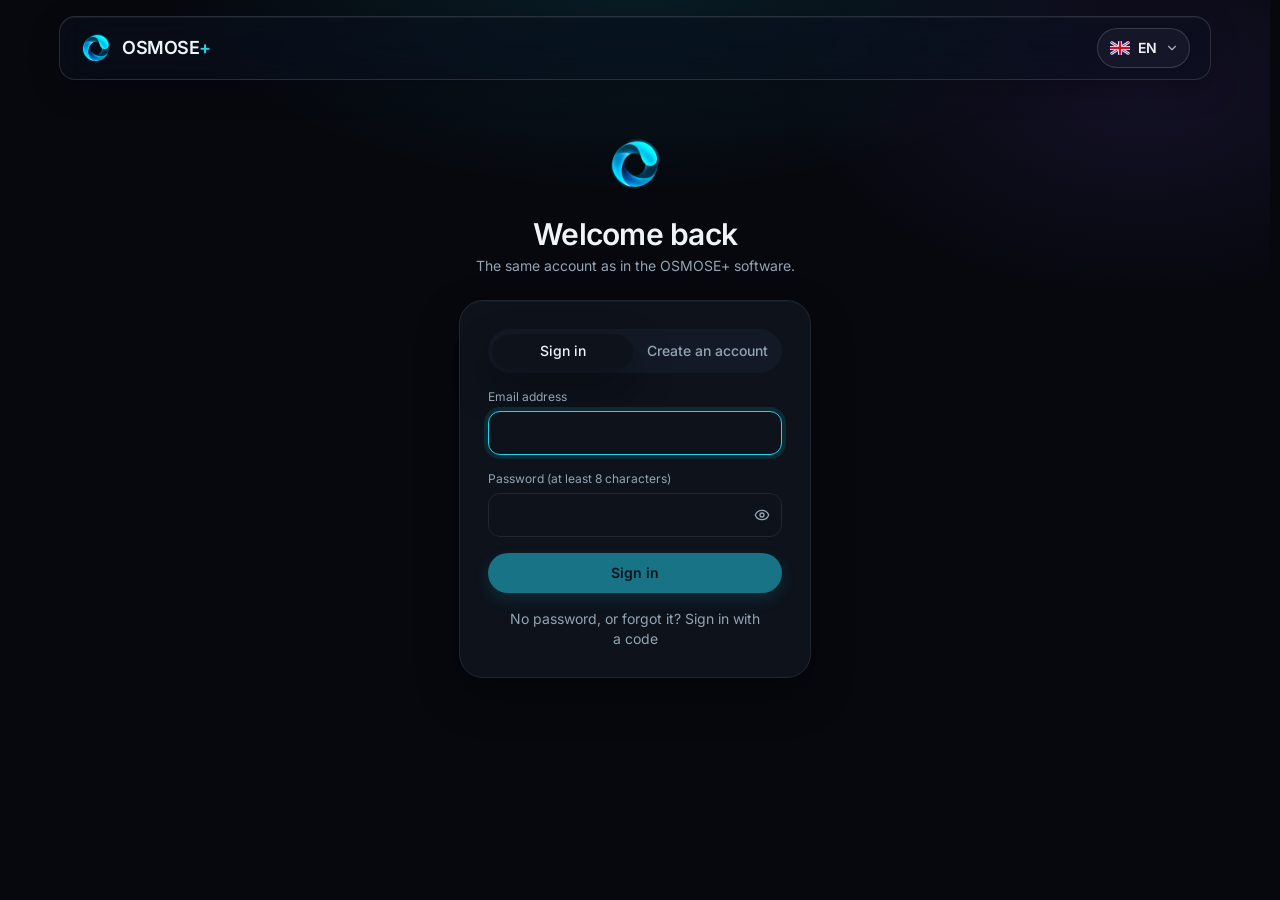
<file: index.html>
<!doctype html>
<html lang="en">
  <head>
    <meta charset="UTF-8" />
    <meta name="viewport" content="width=device-width, initial-scale=1, interactive-widget=resizes-content" />
    <!-- The pages are dark already: browsers and extensions that darken pages leave them as they are. -->
    <meta name="color-scheme" content="dark" />
    <meta name="darkreader-lock" />
    <link rel="icon" type="image/png" href="/favicon.png" />
    <link rel="apple-touch-icon" href="/apple-touch-icon.png" />
    <title>My OSMOSE+ account</title>
    <script type="module" crossorigin src="/assets/index-CWkje-xx.js"></script>
    <link rel="stylesheet" crossorigin href="/assets/index-DETDuTeU.css">
      <meta name="robots" content="noindex, nofollow" />
  </head>
  <body>
    <div id="root"></div>
  </body>
</html>
</file>
<file: assets/index-DETDuTeU.css>
@font-face{font-family:Inter;font-style:normal;font-display:swap;font-weight:400;src:url(/assets/inter-cyrillic-ext-400-normal-BQZuk6qB.woff2) format("woff2"),url(/assets/inter-cyrillic-ext-400-normal-DQukG94-.woff) format("woff");unicode-range:U+0460-052F,U+1C80-1C8A,U+20B4,U+2DE0-2DFF,U+A640-A69F,U+FE2E-FE2F}@font-face{font-family:Inter;font-style:normal;font-display:swap;font-weight:400;src:url(/assets/inter-cyrillic-400-normal-obahsSVq.woff2) format("woff2"),url(/assets/inter-cyrillic-400-normal-HOLc17fK.woff) format("woff");unicode-range:U+0301,U+0400-045F,U+0490-0491,U+04B0-04B1,U+2116}@font-face{font-family:Inter;font-style:normal;font-display:swap;font-weight:400;src:url(/assets/inter-greek-ext-400-normal-DGGRlc-M.woff2) format("woff2"),url(/assets/inter-greek-ext-400-normal-KugGGMne.woff) format("woff");unicode-range:U+1F00-1FFF}@font-face{font-family:Inter;font-style:normal;font-display:swap;font-weight:400;src:url(/assets/inter-greek-400-normal-B4URO6DV.woff2) format("woff2"),url(/assets/inter-greek-400-normal-q2sYcFCs.woff) format("woff");unicode-range:U+0370-0377,U+037A-037F,U+0384-038A,U+038C,U+038E-03A1,U+03A3-03FF}@font-face{font-family:Inter;font-style:normal;font-display:swap;font-weight:400;src:url(/assets/inter-vietnamese-400-normal-DMkecbls.woff2) format("woff2"),url(/assets/inter-vietnamese-400-normal-Bbgyi5SW.woff) format("woff");unicode-range:U+0102-0103,U+0110-0111,U+0128-0129,U+0168-0169,U+01A0-01A1,U+01AF-01B0,U+0300-0301,U+0303-0304,U+0308-0309,U+0323,U+0329,U+1EA0-1EF9,U+20AB}@font-face{font-family:Inter;font-style:normal;font-display:swap;font-weight:400;src:url(/assets/inter-latin-ext-400-normal-C1nco2VV.woff2) format("woff2"),url(/assets/inter-latin-ext-400-normal-77YHD8bZ.woff) format("woff");unicode-range:U+0100-02BA,U+02BD-02C5,U+02C7-02CC,U+02CE-02D7,U+02DD-02FF,U+0304,U+0308,U+0329,U+1D00-1DBF,U+1E00-1E9F,U+1EF2-1EFF,U+2020,U+20A0-20AB,U+20AD-20C0,U+2113,U+2C60-2C7F,U+A720-A7FF}@font-face{font-family:Inter;font-style:normal;font-display:swap;font-weight:400;src:url(/assets/inter-latin-400-normal-C38fXH4l.woff2) format("woff2"),url(/assets/inter-latin-400-normal-CyCys3Eg.woff) format("woff");unicode-range:U+0000-00FF,U+0131,U+0152-0153,U+02BB-02BC,U+02C6,U+02DA,U+02DC,U+0304,U+0308,U+0329,U+2000-206F,U+20AC,U+2122,U+2191,U+2193,U+2212,U+2215,U+FEFF,U+FFFD}@font-face{font-family:Inter;font-style:normal;font-display:swap;font-weight:500;src:url(/assets/inter-cyrillic-ext-500-normal-B0yAr1jD.woff2) format("woff2"),url(/assets/inter-cyrillic-ext-500-normal-BmqWE9Dz.woff) format("woff");unicode-range:U+0460-052F,U+1C80-1C8A,U+20B4,U+2DE0-2DFF,U+A640-A69F,U+FE2E-FE2F}@font-face{font-family:Inter;font-style:normal;font-display:swap;font-weight:500;src:url(/assets/inter-cyrillic-500-normal-BasfLYem.woff2) format("woff2"),url(/assets/inter-cyrillic-500-normal-CxZf_p3X.woff) format("woff");unicode-range:U+0301,U+0400-045F,U+0490-0491,U+04B0-04B1,U+2116}@font-face{font-family:Inter;font-style:normal;font-display:swap;font-weight:500;src:url(/assets/inter-greek-ext-500-normal-C4iEst2y.woff2) format("woff2"),url(/assets/inter-greek-ext-500-normal-2j5mBUwD.woff) format("woff");unicode-range:U+1F00-1FFF}@font-face{font-family:Inter;font-style:normal;font-display:swap;font-weight:500;src:url(/assets/inter-greek-500-normal-BIZE56-Y.woff2) format("woff2"),url(/assets/inter-greek-500-normal-Xzm54t5V.woff) format("woff");unicode-range:U+0370-0377,U+037A-037F,U+0384-038A,U+038C,U+038E-03A1,U+03A3-03FF}@font-face{font-family:Inter;font-style:normal;font-display:swap;font-weight:500;src:url(/assets/inter-vietnamese-500-normal-DOriooB6.woff2) format("woff2"),url(/assets/inter-vietnamese-500-normal-mJboJaSs.woff) format("woff");unicode-range:U+0102-0103,U+0110-0111,U+0128-0129,U+0168-0169,U+01A0-01A1,U+01AF-01B0,U+0300-0301,U+0303-0304,U+0308-0309,U+0323,U+0329,U+1EA0-1EF9,U+20AB}@font-face{font-family:Inter;font-style:normal;font-display:swap;font-weight:500;src:url(/assets/inter-latin-ext-500-normal-CV4jyFjo.woff2) format("woff2"),url(/assets/inter-latin-ext-500-normal-BxGbmqWO.woff) format("woff");unicode-range:U+0100-02BA,U+02BD-02C5,U+02C7-02CC,U+02CE-02D7,U+02DD-02FF,U+0304,U+0308,U+0329,U+1D00-1DBF,U+1E00-1E9F,U+1EF2-1EFF,U+2020,U+20A0-20AB,U+20AD-20C0,U+2113,U+2C60-2C7F,U+A720-A7FF}@font-face{font-family:Inter;font-style:normal;font-display:swap;font-weight:500;src:url(/assets/inter-latin-500-normal-Cerq10X2.woff2) format("woff2"),url(/assets/inter-latin-500-normal-BL9OpVg8.woff) format("woff");unicode-range:U+0000-00FF,U+0131,U+0152-0153,U+02BB-02BC,U+02C6,U+02DA,U+02DC,U+0304,U+0308,U+0329,U+2000-206F,U+20AC,U+2122,U+2191,U+2193,U+2212,U+2215,U+FEFF,U+FFFD}@font-face{font-family:Inter;font-style:normal;font-display:swap;font-weight:600;src:url(/assets/inter-cyrillic-ext-600-normal-Dfes3d0z.woff2) format("woff2"),url(/assets/inter-cyrillic-ext-600-normal-Bcila6Z-.woff) format("woff");unicode-range:U+0460-052F,U+1C80-1C8A,U+20B4,U+2DE0-2DFF,U+A640-A69F,U+FE2E-FE2F}@font-face{font-family:Inter;font-style:normal;font-display:swap;font-weight:600;src:url(/assets/inter-cyrillic-600-normal-CWCymEST.woff2) format("woff2"),url(/assets/inter-cyrillic-600-normal-4D_pXhcN.woff) format("woff");unicode-range:U+0301,U+0400-045F,U+0490-0491,U+04B0-04B1,U+2116}@font-face{font-family:Inter;font-style:normal;font-display:swap;font-weight:600;src:url(/assets/inter-greek-ext-600-normal-DRtmH8MT.woff2) format("woff2"),url(/assets/inter-greek-ext-600-normal-B8X0CLgF.woff) format("woff");unicode-range:U+1F00-1FFF}@font-face{font-family:Inter;font-style:normal;font-display:swap;font-weight:600;src:url(/assets/inter-greek-600-normal-plRanbMR.woff2) format("woff2"),url(/assets/inter-greek-600-normal-BZpKdvQh.woff) format("woff");unicode-range:U+0370-0377,U+037A-037F,U+0384-038A,U+038C,U+038E-03A1,U+03A3-03FF}@font-face{font-family:Inter;font-style:normal;font-display:swap;font-weight:600;src:url(/assets/inter-vietnamese-600-normal-Cc8MFFhd.woff2) format("woff2"),url(/assets/inter-vietnamese-600-normal-BuLX-rYi.woff) format("woff");unicode-range:U+0102-0103,U+0110-0111,U+0128-0129,U+0168-0169,U+01A0-01A1,U+01AF-01B0,U+0300-0301,U+0303-0304,U+0308-0309,U+0323,U+0329,U+1EA0-1EF9,U+20AB}@font-face{font-family:Inter;font-style:normal;font-display:swap;font-weight:600;src:url(/assets/inter-latin-ext-600-normal-D2bJ5OIk.woff2) format("woff2"),url(/assets/inter-latin-ext-600-normal-CIVaiw4L.woff) format("woff");unicode-range:U+0100-02BA,U+02BD-02C5,U+02C7-02CC,U+02CE-02D7,U+02DD-02FF,U+0304,U+0308,U+0329,U+1D00-1DBF,U+1E00-1E9F,U+1EF2-1EFF,U+2020,U+20A0-20AB,U+20AD-20C0,U+2113,U+2C60-2C7F,U+A720-A7FF}@font-face{font-family:Inter;font-style:normal;font-display:swap;font-weight:600;src:url(/assets/inter-latin-600-normal-LgqL8muc.woff2) format("woff2"),url(/assets/inter-latin-600-normal-CiBQ2DWP.woff) format("woff");unicode-range:U+0000-00FF,U+0131,U+0152-0153,U+02BB-02BC,U+02C6,U+02DA,U+02DC,U+0304,U+0308,U+0329,U+2000-206F,U+20AC,U+2122,U+2191,U+2193,U+2212,U+2215,U+FEFF,U+FFFD}*,:before,:after{--tw-border-spacing-x: 0;--tw-border-spacing-y: 0;--tw-translate-x: 0;--tw-translate-y: 0;--tw-rotate: 0;--tw-skew-x: 0;--tw-skew-y: 0;--tw-scale-x: 1;--tw-scale-y: 1;--tw-pan-x: ;--tw-pan-y: ;--tw-pinch-zoom: ;--tw-scroll-snap-strictness: proximity;--tw-gradient-from-position: ;--tw-gradient-via-position: ;--tw-gradient-to-position: ;--tw-ordinal: ;--tw-slashed-zero: ;--tw-numeric-figure: ;--tw-numeric-spacing: ;--tw-numeric-fraction: ;--tw-ring-inset: ;--tw-ring-offset-width: 0px;--tw-ring-offset-color: #fff;--tw-ring-color: rgb(59 130 246 / .5);--tw-ring-offset-shadow: 0 0 #0000;--tw-ring-shadow: 0 0 #0000;--tw-shadow: 0 0 #0000;--tw-shadow-colored: 0 0 #0000;--tw-blur: ;--tw-brightness: ;--tw-contrast: ;--tw-grayscale: ;--tw-hue-rotate: ;--tw-invert: ;--tw-saturate: ;--tw-sepia: ;--tw-drop-shadow: ;--tw-backdrop-blur: ;--tw-backdrop-brightness: ;--tw-backdrop-contrast: ;--tw-backdrop-grayscale: ;--tw-backdrop-hue-rotate: ;--tw-backdrop-invert: ;--tw-backdrop-opacity: ;--tw-backdrop-saturate: ;--tw-backdrop-sepia: ;--tw-contain-size: ;--tw-contain-layout: ;--tw-contain-paint: ;--tw-contain-style: }::backdrop{--tw-border-spacing-x: 0;--tw-border-spacing-y: 0;--tw-translate-x: 0;--tw-translate-y: 0;--tw-rotate: 0;--tw-skew-x: 0;--tw-skew-y: 0;--tw-scale-x: 1;--tw-scale-y: 1;--tw-pan-x: ;--tw-pan-y: ;--tw-pinch-zoom: ;--tw-scroll-snap-strictness: proximity;--tw-gradient-from-position: ;--tw-gradient-via-position: ;--tw-gradient-to-position: ;--tw-ordinal: ;--tw-slashed-zero: ;--tw-numeric-figure: ;--tw-numeric-spacing: ;--tw-numeric-fraction: ;--tw-ring-inset: ;--tw-ring-offset-width: 0px;--tw-ring-offset-color: #fff;--tw-ring-color: rgb(59 130 246 / .5);--tw-ring-offset-shadow: 0 0 #0000;--tw-ring-shadow: 0 0 #0000;--tw-shadow: 0 0 #0000;--tw-shadow-colored: 0 0 #0000;--tw-blur: ;--tw-brightness: ;--tw-contrast: ;--tw-grayscale: ;--tw-hue-rotate: ;--tw-invert: ;--tw-saturate: ;--tw-sepia: ;--tw-drop-shadow: ;--tw-backdrop-blur: ;--tw-backdrop-brightness: ;--tw-backdrop-contrast: ;--tw-backdrop-grayscale: ;--tw-backdrop-hue-rotate: ;--tw-backdrop-invert: ;--tw-backdrop-opacity: ;--tw-backdrop-saturate: ;--tw-backdrop-sepia: ;--tw-contain-size: ;--tw-contain-layout: ;--tw-contain-paint: ;--tw-contain-style: }*,:before,:after{box-sizing:border-box;border-width:0;border-style:solid;border-color:currentColor}:before,:after{--tw-content: ""}html,:host{line-height:1.5;-webkit-text-size-adjust:100%;-moz-tab-size:4;-o-tab-size:4;tab-size:4;font-family:Inter,system-ui,sans-serif;font-feature-settings:normal;font-variation-settings:normal;-webkit-tap-highlight-color:transparent}body{margin:0;line-height:inherit}hr{height:0;color:inherit;border-top-width:1px}abbr:where([title]){-webkit-text-decoration:underline dotted;text-decoration:underline dotted}h1,h2,h3,h4,h5,h6{font-size:inherit;font-weight:inherit}a{color:inherit;text-decoration:inherit}b,strong{font-weight:bolder}code,kbd,samp,pre{font-family:ui-monospace,SFMono-Regular,Menlo,Monaco,Consolas,Liberation Mono,Courier New,monospace;font-feature-settings:normal;font-variation-settings:normal;font-size:1em}small{font-size:80%}sub,sup{font-size:75%;line-height:0;position:relative;vertical-align:baseline}sub{bottom:-.25em}sup{top:-.5em}table{text-indent:0;border-color:inherit;border-collapse:collapse}button,input,optgroup,select,textarea{font-family:inherit;font-feature-settings:inherit;font-variation-settings:inherit;font-size:100%;font-weight:inherit;line-height:inherit;letter-spacing:inherit;color:inherit;margin:0;padding:0}button,select{text-transform:none}button,input:where([type=button]),input:where([type=reset]),input:where([type=submit]){-webkit-appearance:button;background-color:transparent;background-image:none}:-moz-focusring{outline:auto}:-moz-ui-invalid{box-shadow:none}progress{vertical-align:baseline}::-webkit-inner-spin-button,::-webkit-outer-spin-button{height:auto}[type=search]{-webkit-appearance:textfield;outline-offset:-2px}::-webkit-search-decoration{-webkit-appearance:none}::-webkit-file-upload-button{-webkit-appearance:button;font:inherit}summary{display:list-item}blockquote,dl,dd,h1,h2,h3,h4,h5,h6,hr,figure,p,pre{margin:0}fieldset{margin:0;padding:0}legend{padding:0}ol,ul,menu{list-style:none;margin:0;padding:0}dialog{padding:0}textarea{resize:vertical}input::-moz-placeholder,textarea::-moz-placeholder{opacity:1;color:#9ca3af}input::placeholder,textarea::placeholder{opacity:1;color:#9ca3af}button,[role=button]{cursor:pointer}:disabled{cursor:default}img,svg,video,canvas,audio,iframe,embed,object{display:block;vertical-align:middle}img,video{max-width:100%;height:auto}[hidden]:where(:not([hidden=until-found])){display:none}.sr-only{position:absolute;width:1px;height:1px;padding:0;margin:-1px;overflow:hidden;clip:rect(0,0,0,0);white-space:nowrap;border-width:0}.pointer-events-none{pointer-events:none}.pointer-events-auto{pointer-events:auto}.visible{visibility:visible}.invisible{visibility:hidden}.static{position:static}.fixed{position:fixed}.absolute{position:absolute}.relative{position:relative}.sticky{position:sticky}.-inset-10{top:-2.5rem;right:-2.5rem;bottom:-2.5rem;left:-2.5rem}.inset-0{top:0;right:0;bottom:0;left:0}.inset-x-0{left:0;right:0}.inset-x-3{left:.75rem;right:.75rem}.inset-y-0{top:0;bottom:0}.-bottom-0\.5{bottom:-.125rem}.-bottom-1{bottom:-.25rem}.-left-\[19px\]{left:-19px}.-left-\[25px\]{left:-25px}.-right-0\.5{right:-.125rem}.-right-1{right:-.25rem}.-right-16{right:-4rem}.-right-2{right:-.5rem}.-right-20{right:-5rem}.-right-28{right:-7rem}.-right-3{right:-.75rem}.-top-16{top:-4rem}.-top-2{top:-.5rem}.-top-20{top:-5rem}.-top-24{top:-6rem}.bottom-0{bottom:0}.bottom-1{bottom:.25rem}.bottom-1\.5{bottom:.375rem}.bottom-12{bottom:3rem}.bottom-2\.5{bottom:.625rem}.bottom-3{bottom:.75rem}.bottom-\[calc\(76px\+env\(safe-area-inset-bottom\)\)\]{bottom:calc(76px + env(safe-area-inset-bottom))}.bottom-\[max\(env\(safe-area-inset-bottom\)\,14px\)\]{bottom:max(env(safe-area-inset-bottom),14px)}.left-0{left:0}.left-1{left:.25rem}.left-1\.5{left:.375rem}.left-1\/2{left:50%}.left-2\.5{left:.625rem}.left-3{left:.75rem}.right-0{right:0}.right-1{right:.25rem}.right-2\.5{right:.625rem}.right-3{right:.75rem}.right-4{right:1rem}.right-5{right:1.25rem}.top-0{top:0}.top-1{top:.25rem}.top-1\.5{top:.375rem}.top-1\/2{top:50%}.top-12{top:3rem}.top-14{top:3.5rem}.top-16{top:4rem}.top-2\.5{top:.625rem}.top-24{top:6rem}.top-3{top:.75rem}.top-4{top:1rem}.top-6{top:1.5rem}.top-\[14px\]{top:14px}.z-10{z-index:10}.z-20{z-index:20}.z-30{z-index:30}.z-40{z-index:40}.z-50{z-index:50}.z-\[60\]{z-index:60}.z-\[65\]{z-index:65}.z-\[70\]{z-index:70}.z-\[80\]{z-index:80}.z-\[85\]{z-index:85}.z-\[90\]{z-index:90}.order-1{order:1}.order-2{order:2}.m-auto{margin:auto}.-mx-1{margin-left:-.25rem;margin-right:-.25rem}.-mx-2{margin-left:-.5rem;margin-right:-.5rem}.-mx-3{margin-left:-.75rem;margin-right:-.75rem}.mx-2\.5{margin-left:.625rem;margin-right:.625rem}.mx-auto{margin-left:auto;margin-right:auto}.my-1{margin-top:.25rem;margin-bottom:.25rem}.my-auto{margin-top:auto;margin-bottom:auto}.-mb-px{margin-bottom:-1px}.-ml-2{margin-left:-.5rem}.-mr-1{margin-right:-.25rem}.-mt-1{margin-top:-.25rem}.-mt-12{margin-top:-3rem}.mb-1{margin-bottom:.25rem}.mb-1\.5{margin-bottom:.375rem}.mb-2{margin-bottom:.5rem}.mb-3{margin-bottom:.75rem}.mb-4{margin-bottom:1rem}.mb-5{margin-bottom:1.25rem}.ml-0\.5{margin-left:.125rem}.ml-1{margin-left:.25rem}.ml-1\.5{margin-left:.375rem}.ml-2{margin-left:.5rem}.ml-auto{margin-left:auto}.mr-1{margin-right:.25rem}.mt-0\.5{margin-top:.125rem}.mt-1{margin-top:.25rem}.mt-1\.5{margin-top:.375rem}.mt-10{margin-top:2.5rem}.mt-12{margin-top:3rem}.mt-14{margin-top:3.5rem}.mt-2{margin-top:.5rem}.mt-2\.5{margin-top:.625rem}.mt-3{margin-top:.75rem}.mt-4{margin-top:1rem}.mt-5{margin-top:1.25rem}.mt-6{margin-top:1.5rem}.mt-7{margin-top:1.75rem}.mt-8{margin-top:2rem}.mt-\[14vh\]{margin-top:14vh}.mt-\[18px\]{margin-top:18px}.mt-auto{margin-top:auto}.line-clamp-2{overflow:hidden;display:-webkit-box;-webkit-box-orient:vertical;-webkit-line-clamp:2}.block{display:block}.inline-block{display:inline-block}.inline{display:inline}.flex{display:flex}.inline-flex{display:inline-flex}.table{display:table}.grid{display:grid}.contents{display:contents}.hidden{display:none}.aspect-\[3\/4\]{aspect-ratio:3/4}.aspect-\[4\/3\]{aspect-ratio:4/3}.aspect-square{aspect-ratio:1 / 1}.aspect-video{aspect-ratio:16 / 9}.h-1{height:.25rem}.h-1\.5{height:.375rem}.h-10{height:2.5rem}.h-11{height:2.75rem}.h-12{height:3rem}.h-14{height:3.5rem}.h-16{height:4rem}.h-2{height:.5rem}.h-2\.5{height:.625rem}.h-20{height:5rem}.h-24{height:6rem}.h-28{height:7rem}.h-3{height:.75rem}.h-3\.5{height:.875rem}.h-36{height:9rem}.h-4{height:1rem}.h-40{height:10rem}.h-48{height:12rem}.h-5{height:1.25rem}.h-56{height:14rem}.h-6{height:1.5rem}.h-64{height:16rem}.h-7{height:1.75rem}.h-72{height:18rem}.h-8{height:2rem}.h-9{height:2.25rem}.h-\[18px\]{height:18px}.h-\[22px\]{height:22px}.h-\[38px\]{height:38px}.h-\[400px\]{height:400px}.h-\[42px\]{height:42px}.h-\[52px\]{height:52px}.h-\[560px\]{height:560px}.h-\[70vh\]{height:70vh}.h-\[76px\]{height:76px}.h-\[calc\(100\%\+10px\)\]{height:calc(100% + 10px)}.h-auto{height:auto}.h-full{height:100%}.h-px{height:1px}.h-screen{height:100vh}.max-h-20{max-height:5rem}.max-h-40{max-height:10rem}.max-h-72{max-height:18rem}.max-h-\[60vh\]{max-height:60vh}.max-h-\[70vh\]{max-height:70vh}.max-h-\[80dvh\]{max-height:80dvh}.max-h-\[85dvh\]{max-height:85dvh}.max-h-\[90dvh\]{max-height:90dvh}.max-h-\[92dvh\]{max-height:92dvh}.max-h-\[92vh\]{max-height:92vh}.max-h-\[94dvh\]{max-height:94dvh}.min-h-0{min-height:0px}.min-h-5{min-height:1.25rem}.min-h-\[1\.3em\]{min-height:1.3em}.min-h-\[240px\]{min-height:240px}.min-h-\[40vh\]{min-height:40vh}.min-h-\[44px\]{min-height:44px}.min-h-\[65vh\]{min-height:65vh}.min-h-\[88px\]{min-height:88px}.min-h-screen{min-height:100vh}.w-0\.5{width:.125rem}.w-1\.5{width:.375rem}.w-1\/4{width:25%}.w-10{width:2.5rem}.w-11{width:2.75rem}.w-12{width:3rem}.w-14{width:3.5rem}.w-16{width:4rem}.w-2{width:.5rem}.w-2\.5{width:.625rem}.w-20{width:5rem}.w-24{width:6rem}.w-28{width:7rem}.w-3{width:.75rem}.w-3\.5{width:.875rem}.w-3\/4{width:75%}.w-32{width:8rem}.w-36{width:9rem}.w-4{width:1rem}.w-40{width:10rem}.w-44{width:11rem}.w-48{width:12rem}.w-5{width:1.25rem}.w-56{width:14rem}.w-6{width:1.5rem}.w-60{width:15rem}.w-64{width:16rem}.w-7{width:1.75rem}.w-72{width:18rem}.w-8{width:2rem}.w-80{width:20rem}.w-9{width:2.25rem}.w-\[18px\]{width:18px}.w-\[24\%\]{width:24%}.w-\[290px\]{width:290px}.w-\[300px\]{width:300px}.w-\[38px\]{width:38px}.w-\[42px\]{width:42px}.w-\[84px\]{width:84px}.w-\[min\(340px\,calc\(100vw-24px\)\)\]{width:min(340px,calc(100vw - 24px))}.w-auto{width:auto}.w-full{width:100%}.w-px{width:1px}.w-screen{width:100vw}.min-w-0{min-width:0px}.min-w-11{min-width:2.75rem}.min-w-16{min-width:4rem}.min-w-36{min-width:9rem}.min-w-40{min-width:10rem}.min-w-44{min-width:11rem}.min-w-48{min-width:12rem}.min-w-5{min-width:1.25rem}.min-w-56{min-width:14rem}.min-w-\[11rem\]{min-width:11rem}.min-w-\[12rem\]{min-width:12rem}.min-w-\[14rem\]{min-width:14rem}.min-w-\[22px\]{min-width:22px}.min-w-\[420px\]{min-width:420px}.min-w-\[720px\]{min-width:720px}.min-w-max{min-width:-moz-max-content;min-width:max-content}.max-w-28{max-width:7rem}.max-w-2xl{max-width:42rem}.max-w-36{max-width:9rem}.max-w-3xl{max-width:48rem}.max-w-40{max-width:10rem}.max-w-48{max-width:12rem}.max-w-4xl{max-width:56rem}.max-w-56{max-width:14rem}.max-w-5xl{max-width:64rem}.max-w-64{max-width:16rem}.max-w-6xl{max-width:72rem}.max-w-7xl{max-width:80rem}.max-w-\[260px\]{max-width:260px}.max-w-\[80vw\]{max-width:80vw}.max-w-\[85\%\]{max-width:85%}.max-w-\[90\%\]{max-width:90%}.max-w-\[calc\(100vw-16px\)\]{max-width:calc(100vw - 16px)}.max-w-\[calc\(100vw-2rem\)\]{max-width:calc(100vw - 2rem)}.max-w-full{max-width:100%}.max-w-lg{max-width:32rem}.max-w-md{max-width:28rem}.max-w-prose{max-width:65ch}.max-w-sm{max-width:24rem}.max-w-xl{max-width:36rem}.max-w-xs{max-width:20rem}.flex-1{flex:1 1 0%}.shrink-0{flex-shrink:0}.basis-0{flex-basis:0px}.-translate-x-1\/2{--tw-translate-x: -50%;transform:translate(var(--tw-translate-x),var(--tw-translate-y)) rotate(var(--tw-rotate)) skew(var(--tw-skew-x)) skewY(var(--tw-skew-y)) scaleX(var(--tw-scale-x)) scaleY(var(--tw-scale-y))}.-translate-y-1\/2{--tw-translate-y: -50%;transform:translate(var(--tw-translate-x),var(--tw-translate-y)) rotate(var(--tw-rotate)) skew(var(--tw-skew-x)) skewY(var(--tw-skew-y)) scaleX(var(--tw-scale-x)) scaleY(var(--tw-scale-y))}.-translate-y-\[calc\(100\%\+16px\)\]{--tw-translate-y: calc((100% + 16px)*-1) ;transform:translate(var(--tw-translate-x),var(--tw-translate-y)) rotate(var(--tw-rotate)) skew(var(--tw-skew-x)) skewY(var(--tw-skew-y)) scaleX(var(--tw-scale-x)) scaleY(var(--tw-scale-y))}.-translate-y-full{--tw-translate-y: -100%;transform:translate(var(--tw-translate-x),var(--tw-translate-y)) rotate(var(--tw-rotate)) skew(var(--tw-skew-x)) skewY(var(--tw-skew-y)) scaleX(var(--tw-scale-x)) scaleY(var(--tw-scale-y))}.translate-x-0\.5{--tw-translate-x: .125rem;transform:translate(var(--tw-translate-x),var(--tw-translate-y)) rotate(var(--tw-rotate)) skew(var(--tw-skew-x)) skewY(var(--tw-skew-y)) scaleX(var(--tw-scale-x)) scaleY(var(--tw-scale-y))}.translate-x-px{--tw-translate-x: 1px;transform:translate(var(--tw-translate-x),var(--tw-translate-y)) rotate(var(--tw-rotate)) skew(var(--tw-skew-x)) skewY(var(--tw-skew-y)) scaleX(var(--tw-scale-x)) scaleY(var(--tw-scale-y))}.translate-y-0{--tw-translate-y: 0px;transform:translate(var(--tw-translate-x),var(--tw-translate-y)) rotate(var(--tw-rotate)) skew(var(--tw-skew-x)) skewY(var(--tw-skew-y)) scaleX(var(--tw-scale-x)) scaleY(var(--tw-scale-y))}.-rotate-90{--tw-rotate: -90deg;transform:translate(var(--tw-translate-x),var(--tw-translate-y)) rotate(var(--tw-rotate)) skew(var(--tw-skew-x)) skewY(var(--tw-skew-y)) scaleX(var(--tw-scale-x)) scaleY(var(--tw-scale-y))}.rotate-180{--tw-rotate: 180deg;transform:translate(var(--tw-translate-x),var(--tw-translate-y)) rotate(var(--tw-rotate)) skew(var(--tw-skew-x)) skewY(var(--tw-skew-y)) scaleX(var(--tw-scale-x)) scaleY(var(--tw-scale-y))}.scale-110{--tw-scale-x: 1.1;--tw-scale-y: 1.1;transform:translate(var(--tw-translate-x),var(--tw-translate-y)) rotate(var(--tw-rotate)) skew(var(--tw-skew-x)) skewY(var(--tw-skew-y)) scaleX(var(--tw-scale-x)) scaleY(var(--tw-scale-y))}.scale-125{--tw-scale-x: 1.25;--tw-scale-y: 1.25;transform:translate(var(--tw-translate-x),var(--tw-translate-y)) rotate(var(--tw-rotate)) skew(var(--tw-skew-x)) skewY(var(--tw-skew-y)) scaleX(var(--tw-scale-x)) scaleY(var(--tw-scale-y))}.-scale-x-100{--tw-scale-x: -1;transform:translate(var(--tw-translate-x),var(--tw-translate-y)) rotate(var(--tw-rotate)) skew(var(--tw-skew-x)) skewY(var(--tw-skew-y)) scaleX(var(--tw-scale-x)) scaleY(var(--tw-scale-y))}@keyframes ping{75%,to{transform:scale(2);opacity:0}}.animate-ping{animation:ping 1s cubic-bezier(0,0,.2,1) infinite}@keyframes pulse{50%{opacity:.5}}.animate-pulse{animation:pulse 2s cubic-bezier(.4,0,.6,1) infinite}@keyframes spin{to{transform:rotate(360deg)}}.animate-spin{animation:spin 1s linear infinite}.cursor-default{cursor:default}.cursor-grab{cursor:grab}.cursor-pointer{cursor:pointer}.touch-none{touch-action:none}.select-none{-webkit-user-select:none;-moz-user-select:none;user-select:none}.resize-none{resize:none}.resize-y{resize:vertical}.resize{resize:both}.scroll-mt-24{scroll-margin-top:6rem}.scroll-mt-28{scroll-margin-top:7rem}.list-disc{list-style-type:disc}.list-none{list-style-type:none}.columns-2{-moz-columns:2;columns:2}.break-inside-avoid{-moz-column-break-inside:avoid;break-inside:avoid}.grid-cols-1{grid-template-columns:repeat(1,minmax(0,1fr))}.grid-cols-2{grid-template-columns:repeat(2,minmax(0,1fr))}.grid-cols-3{grid-template-columns:repeat(3,minmax(0,1fr))}.grid-cols-5{grid-template-columns:repeat(5,minmax(0,1fr))}.grid-cols-6{grid-template-columns:repeat(6,minmax(0,1fr))}.grid-cols-7{grid-template-columns:repeat(7,minmax(0,1fr))}.grid-cols-8{grid-template-columns:repeat(8,minmax(0,1fr))}.grid-cols-\[minmax\(0\,1fr\)\]{grid-template-columns:minmax(0,1fr)}.flex-row-reverse{flex-direction:row-reverse}.flex-col{flex-direction:column}.flex-wrap{flex-wrap:wrap}.place-items-center{place-items:center}.content-center{align-content:center}.items-start{align-items:flex-start}.items-end{align-items:flex-end}.items-center{align-items:center}.items-baseline{align-items:baseline}.justify-start{justify-content:flex-start}.justify-end{justify-content:flex-end}.justify-center{justify-content:center}.justify-between{justify-content:space-between}.gap-0\.5{gap:.125rem}.gap-1{gap:.25rem}.gap-1\.5{gap:.375rem}.gap-10{gap:2.5rem}.gap-12{gap:3rem}.gap-2{gap:.5rem}.gap-2\.5{gap:.625rem}.gap-3{gap:.75rem}.gap-4{gap:1rem}.gap-5{gap:1.25rem}.gap-6{gap:1.5rem}.gap-7{gap:1.75rem}.gap-x-2{-moz-column-gap:.5rem;column-gap:.5rem}.gap-x-3{-moz-column-gap:.75rem;column-gap:.75rem}.gap-x-4{-moz-column-gap:1rem;column-gap:1rem}.gap-y-0\.5{row-gap:.125rem}.gap-y-1{row-gap:.25rem}.gap-y-3{row-gap:.75rem}.-space-x-1\.5>:not([hidden])~:not([hidden]){--tw-space-x-reverse: 0;margin-right:calc(-.375rem * var(--tw-space-x-reverse));margin-left:calc(-.375rem * calc(1 - var(--tw-space-x-reverse)))}.-space-x-2>:not([hidden])~:not([hidden]){--tw-space-x-reverse: 0;margin-right:calc(-.5rem * var(--tw-space-x-reverse));margin-left:calc(-.5rem * calc(1 - var(--tw-space-x-reverse)))}.space-y-1\.5>:not([hidden])~:not([hidden]){--tw-space-y-reverse: 0;margin-top:calc(.375rem * calc(1 - var(--tw-space-y-reverse)));margin-bottom:calc(.375rem * var(--tw-space-y-reverse))}.divide-y>:not([hidden])~:not([hidden]){--tw-divide-y-reverse: 0;border-top-width:calc(1px * calc(1 - var(--tw-divide-y-reverse)));border-bottom-width:calc(1px * var(--tw-divide-y-reverse))}.divide-border>:not([hidden])~:not([hidden]){border-color:var(--border)}.self-start{align-self:flex-start}.self-end{align-self:flex-end}.overflow-hidden{overflow:hidden}.overflow-x-auto{overflow-x:auto}.overflow-y-auto{overflow-y:auto}.overflow-x-clip{overflow-x:clip}.overscroll-contain{overscroll-behavior:contain}.truncate{overflow:hidden;text-overflow:ellipsis;white-space:nowrap}.whitespace-nowrap{white-space:nowrap}.whitespace-pre{white-space:pre}.whitespace-pre-line{white-space:pre-line}.whitespace-pre-wrap{white-space:pre-wrap}.text-balance{text-wrap:balance}.break-words{overflow-wrap:break-word}.break-all{word-break:break-all}.rounded{border-radius:.25rem}.rounded-2xl{border-radius:1rem}.rounded-3xl{border-radius:1.5rem}.rounded-\[2\.4rem\]{border-radius:2.4rem}.rounded-\[2\.85rem\]{border-radius:2.85rem}.rounded-\[2px\]{border-radius:2px}.rounded-\[3px\]{border-radius:3px}.rounded-\[3rem\]{border-radius:3rem}.rounded-\[inherit\]{border-radius:inherit}.rounded-full{border-radius:9999px}.rounded-lg{border-radius:.5rem}.rounded-md{border-radius:.375rem}.rounded-xl{border-radius:.75rem}.rounded-t-3xl{border-top-left-radius:1.5rem;border-top-right-radius:1.5rem}.border{border-width:1px}.border-2{border-width:2px}.border-b{border-bottom-width:1px}.border-b-2{border-bottom-width:2px}.border-t{border-top-width:1px}.border-dashed{border-style:dashed}.border-\[\#0d121b\]{--tw-border-opacity: 1;border-color:rgb(13 18 27 / var(--tw-border-opacity, 1))}.border-\[\#22c55e55\]{border-color:#22c55e55}.border-\[\#22c55e\]{--tw-border-opacity: 1;border-color:rgb(34 197 94 / var(--tw-border-opacity, 1))}.border-\[\#eef3f829\]{border-color:#eef3f829}.border-\[\#ef444466\]{border-color:#ef444466}.border-\[\#f472b640\]{border-color:#f472b640}.border-\[\#f472b659\]{border-color:#f472b659}.border-\[\#fbbf2440\]{border-color:#fbbf2440}.border-\[\#fbbf2455\]{border-color:#fbbf2455}.border-\[\#fbbf2466\]{border-color:#fbbf2466}.border-\[\#fbbf24\]{--tw-border-opacity: 1;border-color:rgb(251 191 36 / var(--tw-border-opacity, 1))}.border-\[\#ffffff0d\]{border-color:#ffffff0d}.border-\[\#ffffff14\]{border-color:#ffffff14}.border-\[\#ffffff1a\]{border-color:#ffffff1a}.border-\[\#ffffff1f\]{border-color:#ffffff1f}.border-\[\#ffffff21\]{border-color:#ffffff21}.border-\[\#ffffff26\]{border-color:#ffffff26}.border-\[\#ffffff33\]{border-color:#fff3}.border-\[\#ffffff40\]{border-color:#ffffff40}.border-\[\#ffffffcc\]{border-color:#fffc}.border-\[rgb\(var\(--accent-rgb\)\/0\.25\)\]{border-color:rgb(var(--accent-rgb)/.25)}.border-\[rgb\(var\(--accent-rgb\)\/0\.27\)\]{border-color:rgb(var(--accent-rgb)/.27)}.border-\[rgb\(var\(--accent-rgb\)\/0\.3\)\]{border-color:rgb(var(--accent-rgb)/.3)}.border-\[rgb\(var\(--accent-rgb\)\/0\.35\)\]{border-color:rgb(var(--accent-rgb)/.35)}.border-\[rgb\(var\(--accent-rgb\)\/0\.4\)\]{border-color:rgb(var(--accent-rgb)/.4)}.border-accent{border-color:var(--accent)}.border-border{border-color:var(--border)}.border-danger{border-color:var(--danger)}.border-transparent{border-color:transparent}.border-warn{border-color:var(--warn)}.border-t-transparent{border-top-color:transparent}.bg-\[\#00000026\]{background-color:#00000026}.bg-\[\#00000033\]{background-color:#0003}.bg-\[\#00000040\]{background-color:#00000040}.bg-\[\#00000080\]{background-color:#00000080}.bg-\[\#00000099\]{background-color:#0009}.bg-\[\#000000a6\]{background-color:#000000a6}.bg-\[\#000000b3\]{background-color:#000000b3}.bg-\[\#000\]{--tw-bg-opacity: 1;background-color:rgb(0 0 0 / var(--tw-bg-opacity, 1))}.bg-\[\#04210f\]{--tw-bg-opacity: 1;background-color:rgb(4 33 15 / var(--tw-bg-opacity, 1))}.bg-\[\#05070c\]{--tw-bg-opacity: 1;background-color:rgb(5 7 12 / var(--tw-bg-opacity, 1))}.bg-\[\#070a12\]{--tw-bg-opacity: 1;background-color:rgb(7 10 18 / var(--tw-bg-opacity, 1))}.bg-\[\#0a0e16f2\]{background-color:#0a0e16f2}.bg-\[\#0b0f17\]{--tw-bg-opacity: 1;background-color:rgb(11 15 23 / var(--tw-bg-opacity, 1))}.bg-\[\#0b111a\]{--tw-bg-opacity: 1;background-color:rgb(11 17 26 / var(--tw-bg-opacity, 1))}.bg-\[\#0c101c94\]{background-color:#0c101c94}.bg-\[\#0c101c99\]{background-color:#0c101c99}.bg-\[\#0c101c\]{--tw-bg-opacity: 1;background-color:rgb(12 16 28 / var(--tw-bg-opacity, 1))}.bg-\[\#0c101ccc\]{background-color:#0c101ccc}.bg-\[\#0c101ce6\]{background-color:#0c101ce6}.bg-\[\#0d121b99\]{background-color:#0d121b99}.bg-\[\#0d121bb3\]{background-color:#0d121bb3}.bg-\[\#0d121bcc\]{background-color:#0d121bcc}.bg-\[\#0d121be6\]{background-color:#0d121be6}.bg-\[\#0d121bf2\]{background-color:#0d121bf2}.bg-\[\#111824e6\]{background-color:#111824e6}.bg-\[\#111827\]{--tw-bg-opacity: 1;background-color:rgb(17 24 39 / var(--tw-bg-opacity, 1))}.bg-\[\#1f2937\]{--tw-bg-opacity: 1;background-color:rgb(31 41 55 / var(--tw-bg-opacity, 1))}.bg-\[\#22c55e0d\]{background-color:#22c55e0d}.bg-\[\#22c55e22\]{background-color:#22c55e22}.bg-\[\#22c55e26\]{background-color:#22c55e26}.bg-\[\#22c55e\]{--tw-bg-opacity: 1;background-color:rgb(34 197 94 / var(--tw-bg-opacity, 1))}.bg-\[\#38bdf81f\]{background-color:#38bdf81f}.bg-\[\#38bdf822\]{background-color:#38bdf822}.bg-\[\#3a1229\]{--tw-bg-opacity: 1;background-color:rgb(58 18 41 / var(--tw-bg-opacity, 1))}.bg-\[\#a78bfa1f\]{background-color:#a78bfa1f}.bg-\[\#a78bfa26\]{background-color:#a78bfa26}.bg-\[\#ec489926\]{background-color:#ec489926}.bg-\[\#ec4899\]{--tw-bg-opacity: 1;background-color:rgb(236 72 153 / var(--tw-bg-opacity, 1))}.bg-\[\#eef3f8\]{--tw-bg-opacity: 1;background-color:rgb(238 243 248 / var(--tw-bg-opacity, 1))}.bg-\[\#ef44441f\]{background-color:#ef44441f}.bg-\[\#ef44442e\]{background-color:#ef44442e}.bg-\[\#ef444440\]{background-color:#ef444440}.bg-\[\#ef4444\]{--tw-bg-opacity: 1;background-color:rgb(239 68 68 / var(--tw-bg-opacity, 1))}.bg-\[\#f472b612\]{background-color:#f472b612}.bg-\[\#f472b61f\]{background-color:#f472b61f}.bg-\[\#f472b62e\]{background-color:#f472b62e}.bg-\[\#f472b640\]{background-color:#f472b640}.bg-\[\#f472b6\]{--tw-bg-opacity: 1;background-color:rgb(244 114 182 / var(--tw-bg-opacity, 1))}.bg-\[\#f59e0b1f\]{background-color:#f59e0b1f}.bg-\[\#f59e0b\]{--tw-bg-opacity: 1;background-color:rgb(245 158 11 / var(--tw-bg-opacity, 1))}.bg-\[\#fbbf2412\]{background-color:#fbbf2412}.bg-\[\#fbbf241f\]{background-color:#fbbf241f}.bg-\[\#fbbf2422\]{background-color:#fbbf2422}.bg-\[\#fbbf24\]{--tw-bg-opacity: 1;background-color:rgb(251 191 36 / var(--tw-bg-opacity, 1))}.bg-\[\#fff\]{--tw-bg-opacity: 1;background-color:rgb(255 255 255 / var(--tw-bg-opacity, 1))}.bg-\[\#ffffff08\]{background-color:#ffffff08}.bg-\[\#ffffff0a\]{background-color:#ffffff0a}.bg-\[\#ffffff0d\]{background-color:#ffffff0d}.bg-\[\#ffffff10\]{background-color:#ffffff10}.bg-\[\#ffffff14\]{background-color:#ffffff14}.bg-\[\#ffffff1a\]{background-color:#ffffff1a}.bg-\[\#ffffff1f\]{background-color:#ffffff1f}.bg-\[\#ffffff26\]{background-color:#ffffff26}.bg-\[\#ffffff33\]{background-color:#fff3}.bg-\[\#ffffff40\]{background-color:#ffffff40}.bg-\[\#ffffff59\]{background-color:#ffffff59}.bg-\[rgb\(var\(--accent-rgb\)\/0\.08\)\]{background-color:rgb(var(--accent-rgb)/.08)}.bg-\[rgb\(var\(--accent-rgb\)\/0\.12\)\]{background-color:rgb(var(--accent-rgb)/.12)}.bg-\[rgb\(var\(--accent-rgb\)\/0\.15\)\]{background-color:rgb(var(--accent-rgb)/.15)}.bg-\[rgb\(var\(--accent-rgb\)\/0\.2\)\]{background-color:rgb(var(--accent-rgb)/.2)}.bg-\[rgb\(var\(--accent-rgb\)\/0\.25\)\]{background-color:rgb(var(--accent-rgb)/.25)}.bg-\[rgb\(var\(--accent-rgb\)\/0\.33\)\]{background-color:rgb(var(--accent-rgb)/.33)}.bg-\[var\(--accent-tile\)\]{background-color:var(--accent-tile)}.bg-accent{background-color:var(--accent)}.bg-accent-bg{background-color:var(--accent-bg)}.bg-black{--tw-bg-opacity: 1;background-color:rgb(0 0 0 / var(--tw-bg-opacity, 1))}.bg-border{background-color:var(--border)}.bg-danger{background-color:var(--danger)}.bg-danger-bg{background-color:var(--danger-bg)}.bg-hover{background-color:var(--hover)}.bg-panel{background-color:var(--panel)}.bg-panel-2{background-color:var(--panel-2)}.bg-text{background-color:var(--text)}.bg-transparent{background-color:transparent}.bg-white{--tw-bg-opacity: 1;background-color:rgb(255 255 255 / var(--tw-bg-opacity, 1))}.bg-\[linear-gradient\(135deg\,\#3a1229\,\#0d121b_70\%\)\]{background-image:linear-gradient(135deg,#3a1229,#0d121b 70%)}.bg-\[linear-gradient\(135deg\,\#f472b6\,\#a78bfa\)\]{background-image:linear-gradient(135deg,#f472b6,#a78bfa)}.bg-\[linear-gradient\(160deg\,\#1a0d18\,\#0d121b_60\%\)\]{background-image:linear-gradient(160deg,#1a0d18,#0d121b 60%)}.bg-\[radial-gradient\(circle\,rgb\(var\(--accent-rgb\)\/0\.35\)\,rgba\(109\,40\,217\,0\.25\)_45\%\,transparent_70\%\)\]{background-image:radial-gradient(circle,rgb(var(--accent-rgb)/.35),rgba(109,40,217,.25) 45%,transparent 70%)}.bg-\[radial-gradient\(ellipse_at_15\%_0\%\,rgb\(var\(--accent-rgb\)\/0\.35\)\,transparent_55\%\)\,radial-gradient\(ellipse_at_90\%_100\%\,rgb\(var\(--accent-rgb\)\/0\.22\)\,transparent_55\%\)\]{background-image:radial-gradient(ellipse at 15% 0%,rgb(var(--accent-rgb)/.35),transparent 55%),radial-gradient(ellipse at 90% 100%,rgb(var(--accent-rgb)/.22),transparent 55%)}.bg-\[radial-gradient\(ellipse_at_50\%_30\%\,rgb\(var\(--accent-rgb\)\/0\.35\)\,transparent_65\%\)\]{background-image:radial-gradient(ellipse at 50% 30%,rgb(var(--accent-rgb)/.35),transparent 65%)}.bg-\[radial-gradient\(ellipse_at_50\%_35\%\,rgb\(var\(--accent-rgb\)\/0\.35\)\,transparent_65\%\)\]{background-image:radial-gradient(ellipse at 50% 35%,rgb(var(--accent-rgb)/.35),transparent 65%)}.bg-gradient-to-b{background-image:linear-gradient(to bottom,var(--tw-gradient-stops))}.bg-gradient-to-br{background-image:linear-gradient(to bottom right,var(--tw-gradient-stops))}.bg-gradient-to-r{background-image:linear-gradient(to right,var(--tw-gradient-stops))}.bg-gradient-to-t{background-image:linear-gradient(to top,var(--tw-gradient-stops))}.from-\[\#0000008c\]{--tw-gradient-from: #0000008c var(--tw-gradient-from-position);--tw-gradient-to: rgb(0 0 0 / 0) var(--tw-gradient-to-position);--tw-gradient-stops: var(--tw-gradient-from), var(--tw-gradient-to)}.from-\[\#000000a6\]{--tw-gradient-from: #000000a6 var(--tw-gradient-from-position);--tw-gradient-to: rgb(0 0 0 / 0) var(--tw-gradient-to-position);--tw-gradient-stops: var(--tw-gradient-from), var(--tw-gradient-to)}.from-\[\#000000b3\]{--tw-gradient-from: #000000b3 var(--tw-gradient-from-position);--tw-gradient-to: rgb(0 0 0 / 0) var(--tw-gradient-to-position);--tw-gradient-stops: var(--tw-gradient-from), var(--tw-gradient-to)}.from-\[\#0c101c\]{--tw-gradient-from: #0c101c var(--tw-gradient-from-position);--tw-gradient-to: rgb(12 16 28 / 0) var(--tw-gradient-to-position);--tw-gradient-stops: var(--tw-gradient-from), var(--tw-gradient-to)}.from-\[\#3b4656\]{--tw-gradient-from: #3b4656 var(--tw-gradient-from-position);--tw-gradient-to: rgb(59 70 86 / 0) var(--tw-gradient-to-position);--tw-gradient-stops: var(--tw-gradient-from), var(--tw-gradient-to)}.from-\[rgb\(var\(--accent-rgb\)\/0\.12\)\]{--tw-gradient-from: rgb(var(--accent-rgb)/.12) var(--tw-gradient-from-position);--tw-gradient-to: rgb(var(--accent-rgb) / 0) var(--tw-gradient-to-position);--tw-gradient-stops: var(--tw-gradient-from), var(--tw-gradient-to)}.from-\[var\(--accent\)\]{--tw-gradient-from: var(--accent) var(--tw-gradient-from-position);--tw-gradient-to: rgb(255 255 255 / 0) var(--tw-gradient-to-position);--tw-gradient-stops: var(--tw-gradient-from), var(--tw-gradient-to)}.from-\[var\(--accent-bg\)\]{--tw-gradient-from: var(--accent-bg) var(--tw-gradient-from-position);--tw-gradient-to: rgb(255 255 255 / 0) var(--tw-gradient-to-position);--tw-gradient-stops: var(--tw-gradient-from), var(--tw-gradient-to)}.from-\[var\(--accent-tile\)\]{--tw-gradient-from: var(--accent-tile) var(--tw-gradient-from-position);--tw-gradient-to: rgb(255 255 255 / 0) var(--tw-gradient-to-position);--tw-gradient-stops: var(--tw-gradient-from), var(--tw-gradient-to)}.via-\[\#070b12\]{--tw-gradient-to: rgb(7 11 18 / 0) var(--tw-gradient-to-position);--tw-gradient-stops: var(--tw-gradient-from), #070b12 var(--tw-gradient-via-position), var(--tw-gradient-to)}.via-\[\#1b2230\]{--tw-gradient-to: rgb(27 34 48 / 0) var(--tw-gradient-to-position);--tw-gradient-stops: var(--tw-gradient-from), #1b2230 var(--tw-gradient-via-position), var(--tw-gradient-to)}.via-\[\#1e1b4b\]{--tw-gradient-to: rgb(30 27 75 / 0) var(--tw-gradient-to-position);--tw-gradient-stops: var(--tw-gradient-from), #1e1b4b var(--tw-gradient-via-position), var(--tw-gradient-to)}.to-\[\#120a24\]{--tw-gradient-to: #120a24 var(--tw-gradient-to-position)}.to-\[\#2a3342\]{--tw-gradient-to: #2a3342 var(--tw-gradient-to-position)}.to-\[\#3b2d8f\]{--tw-gradient-to: #3b2d8f var(--tw-gradient-to-position)}.to-\[\#6d28d91f\]{--tw-gradient-to: #6d28d91f var(--tw-gradient-to-position)}.to-\[\#6d28d9\]{--tw-gradient-to: #6d28d9 var(--tw-gradient-to-position)}.to-\[var\(--accent-2\)\]{--tw-gradient-to: var(--accent-2) var(--tw-gradient-to-position)}.to-transparent{--tw-gradient-to: transparent var(--tw-gradient-to-position)}.object-contain{-o-object-fit:contain;object-fit:contain}.object-cover{-o-object-fit:cover;object-fit:cover}.\!p-0{padding:0!important}.\!p-3{padding:.75rem!important}.p-0{padding:0}.p-0\.5{padding:.125rem}.p-1{padding:.25rem}.p-1\.5{padding:.375rem}.p-2{padding:.5rem}.p-2\.5{padding:.625rem}.p-3{padding:.75rem}.p-3\.5{padding:.875rem}.p-4{padding:1rem}.p-5{padding:1.25rem}.p-6{padding:1.5rem}.p-8{padding:2rem}.p-\[3px\]{padding:3px}.px-0{padding-left:0;padding-right:0}.px-1{padding-left:.25rem;padding-right:.25rem}.px-1\.5{padding-left:.375rem;padding-right:.375rem}.px-2{padding-left:.5rem;padding-right:.5rem}.px-2\.5{padding-left:.625rem;padding-right:.625rem}.px-3{padding-left:.75rem;padding-right:.75rem}.px-3\.5{padding-left:.875rem;padding-right:.875rem}.px-4{padding-left:1rem;padding-right:1rem}.px-5{padding-left:1.25rem;padding-right:1.25rem}.px-6{padding-left:1.5rem;padding-right:1.5rem}.px-\[18px\]{padding-left:18px;padding-right:18px}.py-0\.5{padding-top:.125rem;padding-bottom:.125rem}.py-1{padding-top:.25rem;padding-bottom:.25rem}.py-1\.5{padding-top:.375rem;padding-bottom:.375rem}.py-10{padding-top:2.5rem;padding-bottom:2.5rem}.py-14{padding-top:3.5rem;padding-bottom:3.5rem}.py-16{padding-top:4rem;padding-bottom:4rem}.py-2{padding-top:.5rem;padding-bottom:.5rem}.py-2\.5{padding-top:.625rem;padding-bottom:.625rem}.py-20{padding-top:5rem;padding-bottom:5rem}.py-3{padding-top:.75rem;padding-bottom:.75rem}.py-4{padding-top:1rem;padding-bottom:1rem}.py-5{padding-top:1.25rem;padding-bottom:1.25rem}.py-6{padding-top:1.5rem;padding-bottom:1.5rem}.py-8{padding-top:2rem;padding-bottom:2rem}.py-\[11px\]{padding-top:11px;padding-bottom:11px}.pb-1{padding-bottom:.25rem}.pb-1\.5{padding-bottom:.375rem}.pb-10{padding-bottom:2.5rem}.pb-14{padding-bottom:3.5rem}.pb-16{padding-bottom:4rem}.pb-2{padding-bottom:.5rem}.pb-2\.5{padding-bottom:.625rem}.pb-20{padding-bottom:5rem}.pb-24{padding-bottom:6rem}.pb-28{padding-bottom:7rem}.pb-3{padding-bottom:.75rem}.pb-4{padding-bottom:1rem}.pb-5{padding-bottom:1.25rem}.pb-6{padding-bottom:1.5rem}.pb-8{padding-bottom:2rem}.pb-\[max\(env\(safe-area-inset-bottom\)\,12px\)\]{padding-bottom:max(env(safe-area-inset-bottom),12px)}.pb-\[max\(env\(safe-area-inset-bottom\)\,14px\)\]{padding-bottom:max(env(safe-area-inset-bottom),14px)}.pb-\[max\(env\(safe-area-inset-bottom\)\,16px\)\]{padding-bottom:max(env(safe-area-inset-bottom),16px)}.pb-\[max\(env\(safe-area-inset-bottom\)\,20px\)\]{padding-bottom:max(env(safe-area-inset-bottom),20px)}.pb-\[max\(env\(safe-area-inset-bottom\)\,24px\)\]{padding-bottom:max(env(safe-area-inset-bottom),24px)}.pb-\[max\(env\(safe-area-inset-bottom\)\,28px\)\]{padding-bottom:max(env(safe-area-inset-bottom),28px)}.pb-\[max\(env\(safe-area-inset-bottom\)\,8px\)\]{padding-bottom:max(env(safe-area-inset-bottom),8px)}.pl-0\.5{padding-left:.125rem}.pl-1{padding-left:.25rem}.pl-1\.5{padding-left:.375rem}.pl-2\.5{padding-left:.625rem}.pl-3{padding-left:.75rem}.pl-3\.5{padding-left:.875rem}.pl-4{padding-left:1rem}.pl-5{padding-left:1.25rem}.pl-7{padding-left:1.75rem}.pr-1{padding-right:.25rem}.pr-1\.5{padding-right:.375rem}.pr-10{padding-right:2.5rem}.pr-11{padding-right:2.75rem}.pr-2{padding-right:.5rem}.pr-2\.5{padding-right:.625rem}.pr-3{padding-right:.75rem}.pr-4{padding-right:1rem}.pt-1{padding-top:.25rem}.pt-10{padding-top:2.5rem}.pt-14{padding-top:3.5rem}.pt-16{padding-top:4rem}.pt-2{padding-top:.5rem}.pt-2\.5{padding-top:.625rem}.pt-3{padding-top:.75rem}.pt-4{padding-top:1rem}.pt-6{padding-top:1.5rem}.pt-\[max\(env\(safe-area-inset-top\)\,12px\)\]{padding-top:max(env(safe-area-inset-top),12px)}.pt-\[max\(env\(safe-area-inset-top\)\,24px\)\]{padding-top:max(env(safe-area-inset-top),24px)}.text-left{text-align:left}.text-center{text-align:center}.text-right{text-align:right}.text-2xl{font-size:1.5rem;line-height:2rem}.text-3xl{font-size:1.875rem;line-height:2.25rem}.text-4xl{font-size:2.25rem;line-height:2.5rem}.text-\[0\.85em\]{font-size:.85em}.text-\[10\.5px\]{font-size:10.5px}.text-\[10px\]{font-size:10px}.text-\[11px\]{font-size:11px}.text-\[13px\]{font-size:13px}.text-\[15px\]{font-size:15px}.text-\[22px\]{font-size:22px}.text-\[9px\]{font-size:9px}.text-base{font-size:1rem;line-height:1.5rem}.text-lg{font-size:1.125rem;line-height:1.75rem}.text-sm{font-size:.875rem;line-height:1.25rem}.text-xl{font-size:1.25rem;line-height:1.75rem}.text-xs{font-size:.75rem;line-height:1rem}.font-bold{font-weight:700}.font-medium{font-weight:500}.font-normal{font-weight:400}.font-semibold{font-weight:600}.uppercase{text-transform:uppercase}.lowercase{text-transform:lowercase}.capitalize{text-transform:capitalize}.tabular-nums{--tw-numeric-spacing: tabular-nums;font-variant-numeric:var(--tw-ordinal) var(--tw-slashed-zero) var(--tw-numeric-figure) var(--tw-numeric-spacing) var(--tw-numeric-fraction)}.leading-5{line-height:1.25rem}.leading-none{line-height:1}.leading-relaxed{line-height:1.625}.leading-snug{line-height:1.375}.leading-tight{line-height:1.25}.tracking-\[0\.12em\]{letter-spacing:.12em}.tracking-\[0\.14em\]{letter-spacing:.14em}.tracking-tight{letter-spacing:-.025em}.tracking-wide{letter-spacing:.025em}.text-\[\#04210f\]{--tw-text-opacity: 1;color:rgb(4 33 15 / var(--tw-text-opacity, 1))}.text-\[\#06080e\]{--tw-text-opacity: 1;color:rgb(6 8 14 / var(--tw-text-opacity, 1))}.text-\[\#06242c\]{--tw-text-opacity: 1;color:rgb(6 36 44 / var(--tw-text-opacity, 1))}.text-\[\#0a0d14\]{--tw-text-opacity: 1;color:rgb(10 13 20 / var(--tw-text-opacity, 1))}.text-\[\#1a1203\]{--tw-text-opacity: 1;color:rgb(26 18 3 / var(--tw-text-opacity, 1))}.text-\[\#22040f\]{--tw-text-opacity: 1;color:rgb(34 4 15 / var(--tw-text-opacity, 1))}.text-\[\#22c55e\]{--tw-text-opacity: 1;color:rgb(34 197 94 / var(--tw-text-opacity, 1))}.text-\[\#38bdf8\]{--tw-text-opacity: 1;color:rgb(56 189 248 / var(--tw-text-opacity, 1))}.text-\[\#4ade80\]{--tw-text-opacity: 1;color:rgb(74 222 128 / var(--tw-text-opacity, 1))}.text-\[\#93a4b3\]{--tw-text-opacity: 1;color:rgb(147 164 179 / var(--tw-text-opacity, 1))}.text-\[\#a78bfa\]{--tw-text-opacity: 1;color:rgb(167 139 250 / var(--tw-text-opacity, 1))}.text-\[\#c7d6e2\]{--tw-text-opacity: 1;color:rgb(199 214 226 / var(--tw-text-opacity, 1))}.text-\[\#d97706\]{--tw-text-opacity: 1;color:rgb(217 119 6 / var(--tw-text-opacity, 1))}.text-\[\#e9cfdc\]{--tw-text-opacity: 1;color:rgb(233 207 220 / var(--tw-text-opacity, 1))}.text-\[\#eef3f8\]{--tw-text-opacity: 1;color:rgb(238 243 248 / var(--tw-text-opacity, 1))}.text-\[\#ef4444\]{--tw-text-opacity: 1;color:rgb(239 68 68 / var(--tw-text-opacity, 1))}.text-\[\#f472b6\]{--tw-text-opacity: 1;color:rgb(244 114 182 / var(--tw-text-opacity, 1))}.text-\[\#f59e0b\]{--tw-text-opacity: 1;color:rgb(245 158 11 / var(--tw-text-opacity, 1))}.text-\[\#f87171\]{--tw-text-opacity: 1;color:rgb(248 113 113 / var(--tw-text-opacity, 1))}.text-\[\#fbbf24\]{--tw-text-opacity: 1;color:rgb(251 191 36 / var(--tw-text-opacity, 1))}.text-\[\#fca5a5\]{--tw-text-opacity: 1;color:rgb(252 165 165 / var(--tw-text-opacity, 1))}.text-\[\#fff\]{--tw-text-opacity: 1;color:rgb(255 255 255 / var(--tw-text-opacity, 1))}.text-\[\#ffffff80\]{color:#ffffff80}.text-\[\#ffffff99\]{color:#fff9}.text-\[\#ffffffb3\]{color:#ffffffb3}.text-\[\#ffffffcc\]{color:#fffc}.text-accent{color:var(--accent)}.text-accent-strong{color:var(--accent-strong)}.text-danger{color:var(--danger)}.text-muted{color:var(--muted)}.text-on-accent{color:var(--on-accent)}.text-text{color:var(--text)}.text-warn{color:var(--warn)}.text-white{--tw-text-opacity: 1;color:rgb(255 255 255 / var(--tw-text-opacity, 1))}.underline{text-decoration-line:underline}.no-underline{text-decoration-line:none}.decoration-\[\#ffffff99\]{text-decoration-color:#fff9}.decoration-\[rgb\(var\(--accent-rgb\)\/0\.5\)\]{text-decoration-color:rgb(var(--accent-rgb)/.5)}.underline-offset-2{text-underline-offset:2px}.accent-\[rgb\(var\(--accent-rgb\)\)\]{accent-color:rgb(var(--accent-rgb))}.accent-\[var\(--accent\)\]{accent-color:var(--accent)}.opacity-0{opacity:0}.opacity-20{opacity:.2}.opacity-25{opacity:.25}.opacity-30{opacity:.3}.opacity-40{opacity:.4}.opacity-45{opacity:.45}.opacity-50{opacity:.5}.opacity-60{opacity:.6}.opacity-70{opacity:.7}.shadow{--tw-shadow: 0 1px 3px 0 rgb(0 0 0 / .1), 0 1px 2px -1px rgb(0 0 0 / .1);--tw-shadow-colored: 0 1px 3px 0 var(--tw-shadow-color), 0 1px 2px -1px var(--tw-shadow-color);box-shadow:var(--tw-ring-offset-shadow, 0 0 #0000),var(--tw-ring-shadow, 0 0 #0000),var(--tw-shadow)}.shadow-\[0_0_0_1px_rgba\(255\,255\,255\,0\.08\)\]{--tw-shadow: 0 0 0 1px rgba(255,255,255,.08);--tw-shadow-colored: 0 0 0 1px var(--tw-shadow-color);box-shadow:var(--tw-ring-offset-shadow, 0 0 #0000),var(--tw-ring-shadow, 0 0 #0000),var(--tw-shadow)}.shadow-\[0_0_0_3px_\#22c55e\,0_0_24px_rgba\(34\,197\,94\,0\.35\)\]{--tw-shadow: 0 0 0 3px #22c55e,0 0 24px rgba(34,197,94,.35);--tw-shadow-colored: 0 0 0 3px var(--tw-shadow-color), 0 0 24px var(--tw-shadow-color);box-shadow:var(--tw-ring-offset-shadow, 0 0 #0000),var(--tw-ring-shadow, 0 0 #0000),var(--tw-shadow)}.shadow-\[0_0_0_4px_\#22c55e\,0_0_28px_rgba\(34\,197\,94\,0\.5\)\]{--tw-shadow: 0 0 0 4px #22c55e,0 0 28px rgba(34,197,94,.5);--tw-shadow-colored: 0 0 0 4px var(--tw-shadow-color), 0 0 28px var(--tw-shadow-color);box-shadow:var(--tw-ring-offset-shadow, 0 0 #0000),var(--tw-ring-shadow, 0 0 #0000),var(--tw-shadow)}.shadow-\[0_10px_30px_rgb\(var\(--accent-rgb\)\/0\.15\)\]{--tw-shadow: 0 10px 30px rgb(var(--accent-rgb)/.15);--tw-shadow-colored: 0 10px 30px var(--tw-shadow-color);box-shadow:var(--tw-ring-offset-shadow, 0 0 #0000),var(--tw-ring-shadow, 0 0 #0000),var(--tw-shadow)}.shadow-\[0_10px_30px_rgba\(0\,0\,0\,0\.22\)\,inset_0_1px_0_rgba\(255\,255\,255\,0\.06\)\]{--tw-shadow: 0 10px 30px rgba(0,0,0,.22),inset 0 1px 0 rgba(255,255,255,.06);--tw-shadow-colored: 0 10px 30px var(--tw-shadow-color), inset 0 1px 0 var(--tw-shadow-color);box-shadow:var(--tw-ring-offset-shadow, 0 0 #0000),var(--tw-ring-shadow, 0 0 #0000),var(--tw-shadow)}.shadow-\[0_12px_32px_rgba\(0\,0\,0\,0\.4\)\]{--tw-shadow: 0 12px 32px rgba(0,0,0,.4);--tw-shadow-colored: 0 12px 32px var(--tw-shadow-color);box-shadow:var(--tw-ring-offset-shadow, 0 0 #0000),var(--tw-ring-shadow, 0 0 #0000),var(--tw-shadow)}.shadow-\[0_12px_32px_rgba\(0\,0\,0\,0\.45\)\]{--tw-shadow: 0 12px 32px rgba(0,0,0,.45);--tw-shadow-colored: 0 12px 32px var(--tw-shadow-color);box-shadow:var(--tw-ring-offset-shadow, 0 0 #0000),var(--tw-ring-shadow, 0 0 #0000),var(--tw-shadow)}.shadow-\[0_18px_50px_rgba\(0\,0\,0\,0\.5\)\]{--tw-shadow: 0 18px 50px rgba(0,0,0,.5);--tw-shadow-colored: 0 18px 50px var(--tw-shadow-color);box-shadow:var(--tw-ring-offset-shadow, 0 0 #0000),var(--tw-ring-shadow, 0 0 #0000),var(--tw-shadow)}.shadow-\[0_20px_50px_rgba\(0\,0\,0\,0\.5\)\]{--tw-shadow: 0 20px 50px rgba(0,0,0,.5);--tw-shadow-colored: 0 20px 50px var(--tw-shadow-color);box-shadow:var(--tw-ring-offset-shadow, 0 0 #0000),var(--tw-ring-shadow, 0 0 #0000),var(--tw-shadow)}.shadow-\[0_30px_80px_rgb\(var\(--accent-rgb\)\/0\.18\)\]{--tw-shadow: 0 30px 80px rgb(var(--accent-rgb)/.18);--tw-shadow-colored: 0 30px 80px var(--tw-shadow-color);box-shadow:var(--tw-ring-offset-shadow, 0 0 #0000),var(--tw-ring-shadow, 0 0 #0000),var(--tw-shadow)}.shadow-\[0_30px_80px_rgba\(0\,0\,0\,0\.45\)\,0_0_0_1px_rgb\(var\(--accent-rgb\)\/0\.06\)\]{--tw-shadow: 0 30px 80px rgba(0,0,0,.45),0 0 0 1px rgb(var(--accent-rgb)/.06);--tw-shadow-colored: 0 30px 80px var(--tw-shadow-color), 0 0 0 1px var(--tw-shadow-color);box-shadow:var(--tw-ring-offset-shadow, 0 0 #0000),var(--tw-ring-shadow, 0 0 #0000),var(--tw-shadow)}.shadow-\[0_30px_80px_rgba\(0\,0\,0\,0\.6\)\]{--tw-shadow: 0 30px 80px rgba(0,0,0,.6);--tw-shadow-colored: 0 30px 80px var(--tw-shadow-color);box-shadow:var(--tw-ring-offset-shadow, 0 0 #0000),var(--tw-ring-shadow, 0 0 #0000),var(--tw-shadow)}.shadow-\[0_40px_100px_rgba\(0\,0\,0\,0\.6\)\]{--tw-shadow: 0 40px 100px rgba(0,0,0,.6);--tw-shadow-colored: 0 40px 100px var(--tw-shadow-color);box-shadow:var(--tw-ring-offset-shadow, 0 0 #0000),var(--tw-ring-shadow, 0 0 #0000),var(--tw-shadow)}.shadow-\[0_6px_16px_rgb\(var\(--accent-rgb\)\/0\.25\)\]{--tw-shadow: 0 6px 16px rgb(var(--accent-rgb)/.25);--tw-shadow-colored: 0 6px 16px var(--tw-shadow-color);box-shadow:var(--tw-ring-offset-shadow, 0 0 #0000),var(--tw-ring-shadow, 0 0 #0000),var(--tw-shadow)}.shadow-\[0_6px_20px_rgba\(0\,0\,0\,0\.45\)\]{--tw-shadow: 0 6px 20px rgba(0,0,0,.45);--tw-shadow-colored: 0 6px 20px var(--tw-shadow-color);box-shadow:var(--tw-ring-offset-shadow, 0 0 #0000),var(--tw-ring-shadow, 0 0 #0000),var(--tw-shadow)}.shadow-\[0_8px_24px_rgb\(var\(--accent-rgb\)\/0\.18\)\]{--tw-shadow: 0 8px 24px rgb(var(--accent-rgb)/.18);--tw-shadow-colored: 0 8px 24px var(--tw-shadow-color);box-shadow:var(--tw-ring-offset-shadow, 0 0 #0000),var(--tw-ring-shadow, 0 0 #0000),var(--tw-shadow)}.shadow-\[0_8px_24px_rgb\(var\(--accent-rgb\)\/0\.35\)\]{--tw-shadow: 0 8px 24px rgb(var(--accent-rgb)/.35);--tw-shadow-colored: 0 8px 24px var(--tw-shadow-color);box-shadow:var(--tw-ring-offset-shadow, 0 0 #0000),var(--tw-ring-shadow, 0 0 #0000),var(--tw-shadow)}.shadow-\[0_8px_24px_rgba\(0\,0\,0\,0\.35\)\]{--tw-shadow: 0 8px 24px rgba(0,0,0,.35);--tw-shadow-colored: 0 8px 24px var(--tw-shadow-color);box-shadow:var(--tw-ring-offset-shadow, 0 0 #0000),var(--tw-ring-shadow, 0 0 #0000),var(--tw-shadow)}.shadow-\[0_8px_24px_rgba\(0\,0\,0\,0\.45\)\]{--tw-shadow: 0 8px 24px rgba(0,0,0,.45);--tw-shadow-colored: 0 8px 24px var(--tw-shadow-color);box-shadow:var(--tw-ring-offset-shadow, 0 0 #0000),var(--tw-ring-shadow, 0 0 #0000),var(--tw-shadow)}.shadow-\[0_8px_24px_rgba\(244\,114\,182\,0\.18\)\]{--tw-shadow: 0 8px 24px rgba(244,114,182,.18);--tw-shadow-colored: 0 8px 24px var(--tw-shadow-color);box-shadow:var(--tw-ring-offset-shadow, 0 0 #0000),var(--tw-ring-shadow, 0 0 #0000),var(--tw-shadow)}.shadow-\[0_8px_24px_rgba\(244\,114\,182\,0\.35\)\]{--tw-shadow: 0 8px 24px rgba(244,114,182,.35);--tw-shadow-colored: 0 8px 24px var(--tw-shadow-color);box-shadow:var(--tw-ring-offset-shadow, 0 0 #0000),var(--tw-ring-shadow, 0 0 #0000),var(--tw-shadow)}.shadow-\[inset_0_0_0_3px_\#22c55e\]{--tw-shadow: inset 0 0 0 3px #22c55e;--tw-shadow-colored: inset 0 0 0 3px var(--tw-shadow-color);box-shadow:var(--tw-ring-offset-shadow, 0 0 #0000),var(--tw-ring-shadow, 0 0 #0000),var(--tw-shadow)}.shadow-\[inset_0_2px_0_var\(--accent\)\]{--tw-shadow: inset 0 2px 0 var(--accent);--tw-shadow-colored: inset 0 2px 0 var(--tw-shadow-color);box-shadow:var(--tw-ring-offset-shadow, 0 0 #0000),var(--tw-ring-shadow, 0 0 #0000),var(--tw-shadow)}.shadow-card{--tw-shadow: var(--shadow);--tw-shadow-colored: var(--shadow);box-shadow:var(--tw-ring-offset-shadow, 0 0 #0000),var(--tw-ring-shadow, 0 0 #0000),var(--tw-shadow)}.outline-none{outline:2px solid transparent;outline-offset:2px}.outline{outline-style:solid}.ring{--tw-ring-offset-shadow: var(--tw-ring-inset) 0 0 0 var(--tw-ring-offset-width) var(--tw-ring-offset-color);--tw-ring-shadow: var(--tw-ring-inset) 0 0 0 calc(3px + var(--tw-ring-offset-width)) var(--tw-ring-color);box-shadow:var(--tw-ring-offset-shadow),var(--tw-ring-shadow),var(--tw-shadow, 0 0 #0000)}.ring-1{--tw-ring-offset-shadow: var(--tw-ring-inset) 0 0 0 var(--tw-ring-offset-width) var(--tw-ring-offset-color);--tw-ring-shadow: var(--tw-ring-inset) 0 0 0 calc(1px + var(--tw-ring-offset-width)) var(--tw-ring-color);box-shadow:var(--tw-ring-offset-shadow),var(--tw-ring-shadow),var(--tw-shadow, 0 0 #0000)}.ring-2{--tw-ring-offset-shadow: var(--tw-ring-inset) 0 0 0 var(--tw-ring-offset-width) var(--tw-ring-offset-color);--tw-ring-shadow: var(--tw-ring-inset) 0 0 0 calc(2px + var(--tw-ring-offset-width)) var(--tw-ring-color);box-shadow:var(--tw-ring-offset-shadow),var(--tw-ring-shadow),var(--tw-shadow, 0 0 #0000)}.ring-4{--tw-ring-offset-shadow: var(--tw-ring-inset) 0 0 0 var(--tw-ring-offset-width) var(--tw-ring-offset-color);--tw-ring-shadow: var(--tw-ring-inset) 0 0 0 calc(4px + var(--tw-ring-offset-width)) var(--tw-ring-color);box-shadow:var(--tw-ring-offset-shadow),var(--tw-ring-shadow),var(--tw-shadow, 0 0 #0000)}.ring-inset{--tw-ring-inset: inset}.ring-\[\#070a12\]{--tw-ring-opacity: 1;--tw-ring-color: rgb(7 10 18 / var(--tw-ring-opacity, 1))}.ring-\[\#070b12\]{--tw-ring-opacity: 1;--tw-ring-color: rgb(7 11 18 / var(--tw-ring-opacity, 1))}.ring-\[\#0a0e16\]{--tw-ring-opacity: 1;--tw-ring-color: rgb(10 14 22 / var(--tw-ring-opacity, 1))}.ring-\[\#1e1b4b\]{--tw-ring-opacity: 1;--tw-ring-color: rgb(30 27 75 / var(--tw-ring-opacity, 1))}.ring-\[\#22c55e\]{--tw-ring-opacity: 1;--tw-ring-color: rgb(34 197 94 / var(--tw-ring-opacity, 1))}.ring-\[\#f8717180\]{--tw-ring-color: #f8717180}.ring-\[\#f8717199\]{--tw-ring-color: #f8717199}.ring-\[\#ffffff1f\]{--tw-ring-color: #ffffff1f}.ring-\[\#ffffff26\]{--tw-ring-color: #ffffff26}.ring-\[\#ffffff33\]{--tw-ring-color: #ffffff33}.ring-\[\#ffffff4d\]{--tw-ring-color: #ffffff4d}.ring-\[rgb\(var\(--accent-rgb\)\/0\.5\)\]{--tw-ring-color: rgb(var(--accent-rgb)/.5)}.ring-\[var\(--panel\)\]{--tw-ring-color: var(--panel)}.ring-accent{--tw-ring-color: var(--accent)}.ring-panel{--tw-ring-color: var(--panel)}.ring-offset-2{--tw-ring-offset-width: 2px}.ring-offset-\[var\(--panel\)\]{--tw-ring-offset-color: var(--panel)}.blur-2xl{--tw-blur: blur(40px);filter:var(--tw-blur) var(--tw-brightness) var(--tw-contrast) var(--tw-grayscale) var(--tw-hue-rotate) var(--tw-invert) var(--tw-saturate) var(--tw-sepia) var(--tw-drop-shadow)}.blur-3xl{--tw-blur: blur(64px);filter:var(--tw-blur) var(--tw-brightness) var(--tw-contrast) var(--tw-grayscale) var(--tw-hue-rotate) var(--tw-invert) var(--tw-saturate) var(--tw-sepia) var(--tw-drop-shadow)}.drop-shadow{--tw-drop-shadow: drop-shadow(0 1px 2px rgb(0 0 0 / .1)) drop-shadow(0 1px 1px rgb(0 0 0 / .06));filter:var(--tw-blur) var(--tw-brightness) var(--tw-contrast) var(--tw-grayscale) var(--tw-hue-rotate) var(--tw-invert) var(--tw-saturate) var(--tw-sepia) var(--tw-drop-shadow)}.\!filter{filter:var(--tw-blur) var(--tw-brightness) var(--tw-contrast) var(--tw-grayscale) var(--tw-hue-rotate) var(--tw-invert) var(--tw-saturate) var(--tw-sepia) var(--tw-drop-shadow)!important}.filter{filter:var(--tw-blur) var(--tw-brightness) var(--tw-contrast) var(--tw-grayscale) var(--tw-hue-rotate) var(--tw-invert) var(--tw-saturate) var(--tw-sepia) var(--tw-drop-shadow)}.backdrop-blur{--tw-backdrop-blur: blur(8px);-webkit-backdrop-filter:var(--tw-backdrop-blur) var(--tw-backdrop-brightness) var(--tw-backdrop-contrast) var(--tw-backdrop-grayscale) var(--tw-backdrop-hue-rotate) var(--tw-backdrop-invert) var(--tw-backdrop-opacity) var(--tw-backdrop-saturate) var(--tw-backdrop-sepia);backdrop-filter:var(--tw-backdrop-blur) var(--tw-backdrop-brightness) var(--tw-backdrop-contrast) var(--tw-backdrop-grayscale) var(--tw-backdrop-hue-rotate) var(--tw-backdrop-invert) var(--tw-backdrop-opacity) var(--tw-backdrop-saturate) var(--tw-backdrop-sepia)}.backdrop-blur-\[22px\]{--tw-backdrop-blur: blur(22px);-webkit-backdrop-filter:var(--tw-backdrop-blur) var(--tw-backdrop-brightness) var(--tw-backdrop-contrast) var(--tw-backdrop-grayscale) var(--tw-backdrop-hue-rotate) var(--tw-backdrop-invert) var(--tw-backdrop-opacity) var(--tw-backdrop-saturate) var(--tw-backdrop-sepia);backdrop-filter:var(--tw-backdrop-blur) var(--tw-backdrop-brightness) var(--tw-backdrop-contrast) var(--tw-backdrop-grayscale) var(--tw-backdrop-hue-rotate) var(--tw-backdrop-invert) var(--tw-backdrop-opacity) var(--tw-backdrop-saturate) var(--tw-backdrop-sepia)}.backdrop-blur-xl{--tw-backdrop-blur: blur(24px);-webkit-backdrop-filter:var(--tw-backdrop-blur) var(--tw-backdrop-brightness) var(--tw-backdrop-contrast) var(--tw-backdrop-grayscale) var(--tw-backdrop-hue-rotate) var(--tw-backdrop-invert) var(--tw-backdrop-opacity) var(--tw-backdrop-saturate) var(--tw-backdrop-sepia);backdrop-filter:var(--tw-backdrop-blur) var(--tw-backdrop-brightness) var(--tw-backdrop-contrast) var(--tw-backdrop-grayscale) var(--tw-backdrop-hue-rotate) var(--tw-backdrop-invert) var(--tw-backdrop-opacity) var(--tw-backdrop-saturate) var(--tw-backdrop-sepia)}.backdrop-saturate-150{--tw-backdrop-saturate: saturate(1.5);-webkit-backdrop-filter:var(--tw-backdrop-blur) var(--tw-backdrop-brightness) var(--tw-backdrop-contrast) var(--tw-backdrop-grayscale) var(--tw-backdrop-hue-rotate) var(--tw-backdrop-invert) var(--tw-backdrop-opacity) var(--tw-backdrop-saturate) var(--tw-backdrop-sepia);backdrop-filter:var(--tw-backdrop-blur) var(--tw-backdrop-brightness) var(--tw-backdrop-contrast) var(--tw-backdrop-grayscale) var(--tw-backdrop-hue-rotate) var(--tw-backdrop-invert) var(--tw-backdrop-opacity) var(--tw-backdrop-saturate) var(--tw-backdrop-sepia)}.transition{transition-property:color,background-color,border-color,text-decoration-color,fill,stroke,opacity,box-shadow,transform,filter,backdrop-filter;transition-timing-function:cubic-bezier(.4,0,.2,1);transition-duration:.15s}.transition-\[width\]{transition-property:width;transition-timing-function:cubic-bezier(.4,0,.2,1);transition-duration:.15s}.transition-all{transition-property:all;transition-timing-function:cubic-bezier(.4,0,.2,1);transition-duration:.15s}.transition-colors{transition-property:color,background-color,border-color,text-decoration-color,fill,stroke;transition-timing-function:cubic-bezier(.4,0,.2,1);transition-duration:.15s}.transition-opacity{transition-property:opacity;transition-timing-function:cubic-bezier(.4,0,.2,1);transition-duration:.15s}.transition-shadow{transition-property:box-shadow;transition-timing-function:cubic-bezier(.4,0,.2,1);transition-duration:.15s}.transition-transform{transition-property:transform;transition-timing-function:cubic-bezier(.4,0,.2,1);transition-duration:.15s}.duration-150{transition-duration:.15s}.duration-300{transition-duration:.3s}.duration-500{transition-duration:.5s}.ease-out{transition-timing-function:cubic-bezier(0,0,.2,1)}.\[container-type\:size\]{container-type:size}.\[scrollbar-width\:none\]{scrollbar-width:none}:root{--bg: #06080e;--soft: #0a0e16;--panel: #0d121b;--panel-2: #131a26;--border: #1f2733;--text: #eef4f8;--muted: #93a4b3;--hover: #161e2b;--accent: #22d3ee;--accent-strong: #67e8f9;--accent-bg: #0b2a33;--on-accent: #03141a;--accent-rgb: 34 211 238;--accent-tile: #164452;--accent-2: #a78bfa;--danger: #f87171;--danger-bg: #2a1215;--warn: #fbbf24;--ink: #e6edf3;--shadow: 0 1px 0 rgba(255, 255, 255, .03) inset, 0 18px 40px rgba(0, 0, 0, .35);color-scheme:dark}html.music{--accent: #f472b6;--accent-strong: #f9a8d4;--accent-bg: #3a1229;--on-accent: #22040f;--accent-rgb: 244 114 182;--accent-tile: #3a1229;--accent-2: #a78bfa}html.collab{--accent: #a78bfa;--accent-strong: #c4b5fd;--accent-bg: #251a45;--on-accent: #140a2e;--accent-rgb: 167 139 250;--accent-tile: #2d2258;--accent-2: #f472b6}html.collab body,html.music body{background-color:var(--bg);background-image:radial-gradient(1100px 700px at 8% -10%,rgb(var(--accent-rgb) / .2),transparent 60%),radial-gradient(900px 700px at 92% 8%,rgba(139,92,246,.2),transparent 62%),radial-gradient(1000px 800px at 50% 115%,rgb(var(--accent-rgb) / .16),transparent 60%);background-attachment:fixed}html.embedded,html.embedded body{background:transparent}html.embedded .glow{background:none}html.embedded,html.embedded body,html.embedded #root,html.embedded .min-h-screen{min-height:0}html{scroll-behavior:smooth}html,body,#root{min-height:100%}body{margin:0;background:var(--bg);color:var(--text);font-family:Inter,system-ui,sans-serif;-webkit-font-smoothing:antialiased}input,select{outline:none}.glow{background:radial-gradient(700px 360px at 50% -60px,rgba(34,211,238,.12),transparent 70%),radial-gradient(500px 300px at 90% 10%,rgba(139,92,246,.1),transparent 70%)}.dots{background-image:radial-gradient(rgba(255,255,255,.07) 1px,transparent 1px);background-size:22px 22px;-webkit-mask-image:linear-gradient(to bottom,black,transparent 80%);mask-image:linear-gradient(to bottom,black,transparent 80%)}@keyframes drift{0%{background-position:0% 50%}50%{background-position:100% 50%}to{background-position:0% 50%}}.drift{background:linear-gradient(120deg,#0e7490,#6d28d9,#0891b2,#1e3a8a);background-size:300% 300%;animation:drift 12s ease-in-out infinite}@keyframes floaty{0%,to{transform:translateY(0)}50%{transform:translateY(-6px)}}.floaty{animation:floaty 5s ease-in-out infinite}@media (prefers-reduced-motion: reduce){.drift,.floaty{animation:none}}@media print{body *{visibility:hidden}.print-area,.print-area *{visibility:visible}.print-area{position:absolute;inset:0 auto auto 0;width:100%;border:0;box-shadow:none;background:#fff!important;color:#000!important;padding:0}.print-area .no-print{display:none!important}.print-area .print-table{display:block!important;overflow:visible}.print-area .print-table+ul{display:none!important}.print-area a{color:#000!important}.print-area th,.print-area td{border-color:#ccc!important;color:#000!important;white-space:normal;max-width:none}.glow{background:#fff!important}}.aurora{position:fixed;top:0;right:0;bottom:0;left:0;z-index:-1;pointer-events:none;background:radial-gradient(900px 600px at 10% -5%,rgba(34,211,238,.22),transparent 60%),radial-gradient(800px 600px at 95% 5%,rgba(139,92,246,.26),transparent 60%),radial-gradient(900px 700px at 50% 110%,rgba(14,116,144,.28),transparent 60%),radial-gradient(700px 500px at 0% 70%,rgba(109,40,217,.16),transparent 60%)}.aurora:before,.aurora:after{content:"";position:absolute;width:55vmax;height:55vmax;border-radius:50%;filter:blur(90px);opacity:.35;animation:aurora-move 26s ease-in-out infinite alternate}.aurora:before{left:-15vmax;top:10vh;background:#0891b2}.aurora:after{right:-15vmax;top:35vh;background:#6d28d9;animation-delay:-13s}@keyframes aurora-move{0%{transform:translate(0) scale(1)}50%{transform:translate(8vmax,-6vmax) scale(1.12)}to{transform:translate(-6vmax,6vmax) scale(.95)}}@media (prefers-reduced-motion: reduce){.aurora:before,.aurora:after{animation:none}}.aurora-app{opacity:.75}.aurora-music{background:radial-gradient(900px 600px at 10% -5%,rgba(244,114,182,.2),transparent 60%),radial-gradient(800px 600px at 95% 5%,rgba(139,92,246,.24),transparent 60%),radial-gradient(900px 700px at 50% 110%,rgba(157,23,77,.24),transparent 60%),radial-gradient(700px 500px at 0% 70%,rgba(109,40,217,.16),transparent 60%)}.aurora-music:before{background:#db2777}html.collab .aurora{background:radial-gradient(900px 600px at 10% -5%,rgba(167,139,250,.24),transparent 60%),radial-gradient(800px 600px at 95% 5%,rgba(99,102,241,.22),transparent 60%),radial-gradient(900px 700px at 50% 110%,rgba(109,40,217,.26),transparent 60%),radial-gradient(700px 500px at 0% 70%,rgba(236,72,153,.1),transparent 60%)}html.collab .aurora:before{background:#7c3aed}html.collab .aurora:after{background:#4f46e5}html,body{overflow-x:clip}html:has(.lock-scroll){overflow:hidden}.lock-scroll{overscroll-behavior:contain}.collab-yes{opacity:0;animation:collab-yes 8s ease-in-out infinite}.collab-finger{opacity:0;transform:translate(-50%,-50%) scale(1);animation:collab-finger 8s ease-in-out infinite;pointer-events:none}.collab-toast{opacity:0;animation:collab-toast 8s ease-in-out infinite}@keyframes collab-yes{0%,24%{opacity:0}28%,86%{opacity:1}92%,to{opacity:0}}@keyframes collab-finger{0%,10%{opacity:0;transform:translate(-10%,40%) scale(1)}18%{opacity:1;transform:translate(-50%,-50%) scale(1)}23%{opacity:1;transform:translate(-50%,-50%) scale(.75)}28%{opacity:.8;transform:translate(-50%,-50%) scale(1.15)}34%,to{opacity:0;transform:translate(-50%,-50%) scale(1.3)}}@keyframes collab-toast{0%,32%{opacity:0;transform:translateY(-10px)}38%,82%{opacity:1;transform:none}88%,to{opacity:0;transform:translateY(-10px)}}@media (prefers-reduced-motion: reduce){.collab-yes,.collab-toast{animation:none;opacity:1}.collab-finger{animation:none;opacity:0}}html{scrollbar-gutter:stable}::-webkit-scrollbar{width:10px;height:10px}::-webkit-scrollbar-track{background:transparent}::-webkit-scrollbar-thumb{min-height:48px;min-width:48px;background:#ffffff2e;background-clip:padding-box;border:3px solid transparent;border-radius:10px}::-webkit-scrollbar-thumb:hover{background:rgb(var(--accent-rgb) / .6);background-clip:padding-box}::-webkit-scrollbar-corner{background:transparent}.word-glow{text-shadow:0 0 14px rgb(var(--accent-rgb) / .32),0 0 4px rgb(var(--accent-rgb) / .18)}.glass-pop{background:#0c101c9e;-webkit-backdrop-filter:blur(22px) saturate(160%);backdrop-filter:blur(22px) saturate(160%);border:1px solid rgb(255 255 255 / .13);box-shadow:0 18px 50px #00000073,inset 0 1px #ffffff0f}.first-letter\:uppercase:first-letter{text-transform:uppercase}.marker\:hidden *::marker{display:none}.marker\:hidden::marker{display:none}.placeholder\:text-muted::-moz-placeholder{color:var(--muted)}.placeholder\:text-muted::placeholder{color:var(--muted)}.first\:pt-1:first-child{padding-top:.25rem}.last\:border-0:last-child{border-width:0px}.focus-within\:border-accent:focus-within{border-color:var(--accent)}.hover\:scale-125:hover{--tw-scale-x: 1.25;--tw-scale-y: 1.25;transform:translate(var(--tw-translate-x),var(--tw-translate-y)) rotate(var(--tw-rotate)) skew(var(--tw-skew-x)) skewY(var(--tw-skew-y)) scaleX(var(--tw-scale-x)) scaleY(var(--tw-scale-y))}.hover\:border-\[\#ec489966\]:hover{border-color:#ec489966}.hover\:border-\[\#f472b6\]:hover{--tw-border-opacity: 1;border-color:rgb(244 114 182 / var(--tw-border-opacity, 1))}.hover\:border-\[rgb\(var\(--accent-rgb\)\/0\.4\)\]:hover{border-color:rgb(var(--accent-rgb)/.4)}.hover\:border-\[rgb\(var\(--accent-rgb\)\/0\.45\)\]:hover{border-color:rgb(var(--accent-rgb)/.45)}.hover\:border-\[rgb\(var\(--accent-rgb\)\/0\.5\)\]:hover{border-color:rgb(var(--accent-rgb)/.5)}.hover\:border-accent:hover{border-color:var(--accent)}.hover\:border-border:hover{border-color:var(--border)}.hover\:border-danger:hover{border-color:var(--danger)}.hover\:bg-\[\#000000cc\]:hover{background-color:#000c}.hover\:bg-\[\#16a34a\]:hover{--tw-bg-opacity: 1;background-color:rgb(22 163 74 / var(--tw-bg-opacity, 1))}.hover\:bg-\[\#dc2626\]:hover{--tw-bg-opacity: 1;background-color:rgb(220 38 38 / var(--tw-bg-opacity, 1))}.hover\:bg-\[\#ef444447\]:hover{background-color:#ef444447}.hover\:bg-\[\#ef4444\]\/15:hover{background-color:#ef444426}.hover\:bg-\[\#f59e0b33\]:hover{background-color:#f59e0b33}.hover\:bg-\[\#ffffff14\]:hover{background-color:#ffffff14}.hover\:bg-\[\#ffffff1a\]:hover{background-color:#ffffff1a}.hover\:bg-\[\#ffffff1f\]:hover{background-color:#ffffff1f}.hover\:bg-\[\#ffffff38\]:hover{background-color:#ffffff38}.hover\:bg-\[\#ffffff3d\]:hover{background-color:#ffffff3d}.hover\:bg-\[\#ffffffe6\]:hover{background-color:#ffffffe6}.hover\:bg-accent-bg:hover{background-color:var(--accent-bg)}.hover\:bg-accent-strong:hover{background-color:var(--accent-strong)}.hover\:bg-danger-bg:hover{background-color:var(--danger-bg)}.hover\:bg-hover:hover{background-color:var(--hover)}.hover\:text-\[\#ef4444\]:hover{--tw-text-opacity: 1;color:rgb(239 68 68 / var(--tw-text-opacity, 1))}.hover\:text-\[\#f472b6\]:hover{--tw-text-opacity: 1;color:rgb(244 114 182 / var(--tw-text-opacity, 1))}.hover\:text-accent:hover{color:var(--accent)}.hover\:text-danger:hover{color:var(--danger)}.hover\:text-text:hover{color:var(--text)}.hover\:text-white:hover{--tw-text-opacity: 1;color:rgb(255 255 255 / var(--tw-text-opacity, 1))}.hover\:underline:hover{text-decoration-line:underline}.hover\:no-underline:hover{text-decoration-line:none}.hover\:opacity-90:hover{opacity:.9}.hover\:ring-2:hover{--tw-ring-offset-shadow: var(--tw-ring-inset) 0 0 0 var(--tw-ring-offset-width) var(--tw-ring-offset-color);--tw-ring-shadow: var(--tw-ring-inset) 0 0 0 calc(2px + var(--tw-ring-offset-width)) var(--tw-ring-color);box-shadow:var(--tw-ring-offset-shadow),var(--tw-ring-shadow),var(--tw-shadow, 0 0 #0000)}.hover\:ring-accent:hover{--tw-ring-color: var(--accent)}.focus\:border-accent:focus{border-color:var(--accent)}.focus\:opacity-100:focus{opacity:1}.focus\:shadow-\[0_0_0_4px_var\(--accent-bg\)\]:focus{--tw-shadow: 0 0 0 4px var(--accent-bg);--tw-shadow-colored: 0 0 0 4px var(--tw-shadow-color);box-shadow:var(--tw-ring-offset-shadow, 0 0 #0000),var(--tw-ring-shadow, 0 0 #0000),var(--tw-shadow)}.active\:cursor-grabbing:active{cursor:grabbing}.active\:border-accent:active{border-color:var(--accent)}.active\:bg-\[\#16a34a\]:active{--tw-bg-opacity: 1;background-color:rgb(22 163 74 / var(--tw-bg-opacity, 1))}.active\:bg-\[\#ef4444\]:active{--tw-bg-opacity: 1;background-color:rgb(239 68 68 / var(--tw-bg-opacity, 1))}.disabled\:cursor-not-allowed:disabled{cursor:not-allowed}.disabled\:opacity-25:disabled{opacity:.25}.disabled\:opacity-30:disabled{opacity:.3}.disabled\:opacity-40:disabled{opacity:.4}.disabled\:opacity-50:disabled{opacity:.5}.disabled\:opacity-60:disabled{opacity:.6}.group[open] .group-open\:rotate-180{--tw-rotate: 180deg;transform:translate(var(--tw-translate-x),var(--tw-translate-y)) rotate(var(--tw-rotate)) skew(var(--tw-skew-x)) skewY(var(--tw-skew-y)) scaleX(var(--tw-scale-x)) scaleY(var(--tw-scale-y))}.group[open] .group-open\:rotate-45{--tw-rotate: 45deg;transform:translate(var(--tw-translate-x),var(--tw-translate-y)) rotate(var(--tw-rotate)) skew(var(--tw-skew-x)) skewY(var(--tw-skew-y)) scaleX(var(--tw-scale-x)) scaleY(var(--tw-scale-y))}.group:hover .group-hover\:scale-110{--tw-scale-x: 1.1;--tw-scale-y: 1.1;transform:translate(var(--tw-translate-x),var(--tw-translate-y)) rotate(var(--tw-rotate)) skew(var(--tw-skew-x)) skewY(var(--tw-skew-y)) scaleX(var(--tw-scale-x)) scaleY(var(--tw-scale-y))}.group:hover .group-hover\:bg-\[\#00000059\]{background-color:#00000059}.group:hover .group-hover\:bg-\[\#ffffff22\]{background-color:#fff2}.group:hover .group-hover\:opacity-100{opacity:1}@media not all and (min-width: 1280px){.max-xl\:hidden{display:none}}@media not all and (min-width: 1024px){.max-lg\:fixed{position:fixed}.max-lg\:inset-x-0{left:0;right:0}.max-lg\:bottom-\[calc\(62px\+max\(env\(safe-area-inset-bottom\)\,8px\)\)\]{bottom:calc(62px + max(env(safe-area-inset-bottom),8px))}.max-lg\:top-0{top:0}.max-lg\:z-\[35\]{z-index:35}.max-lg\:min-h-0{min-height:0px}.max-lg\:rounded-none{border-radius:0}.max-lg\:border-x-0{border-left-width:0px;border-right-width:0px}.max-lg\:border-b-0{border-bottom-width:0px}.max-lg\:pt-\[env\(safe-area-inset-top\)\]{padding-top:env(safe-area-inset-top)}}@media not all and (min-width: 640px){.max-sm\:hidden{display:none}.max-sm\:px-3{padding-left:.75rem;padding-right:.75rem}}@media (min-width: 640px){.sm\:top-5{top:1.25rem}.sm\:col-span-2{grid-column:span 2 / span 2}.sm\:block{display:block}.sm\:inline{display:inline}.sm\:flex{display:flex}.sm\:inline-flex{display:inline-flex}.sm\:table-cell{display:table-cell}.sm\:hidden{display:none}.sm\:h-12{height:3rem}.sm\:h-14{height:3.5rem}.sm\:h-16{height:4rem}.sm\:h-36{height:9rem}.sm\:h-40{height:10rem}.sm\:w-12{width:3rem}.sm\:w-16{width:4rem}.sm\:w-20{width:5rem}.sm\:w-28{width:7rem}.sm\:w-40{width:10rem}.sm\:w-56{width:14rem}.sm\:w-72{width:18rem}.sm\:w-auto{width:auto}.sm\:max-w-4xl{max-width:56rem}.sm\:max-w-\[70\%\]{max-width:70%}.sm\:max-w-lg{max-width:32rem}.sm\:flex-1{flex:1 1 0%}.sm\:flex-none{flex:none}.sm\:grid-cols-2{grid-template-columns:repeat(2,minmax(0,1fr))}.sm\:grid-cols-3{grid-template-columns:repeat(3,minmax(0,1fr))}.sm\:grid-cols-4{grid-template-columns:repeat(4,minmax(0,1fr))}.sm\:grid-cols-\[170px_1fr\]{grid-template-columns:170px 1fr}.sm\:flex-row{flex-direction:row}.sm\:items-center{align-items:center}.sm\:gap-3{gap:.75rem}.sm\:self-center{align-self:center}.sm\:justify-self-end{justify-self:end}.sm\:rounded-3xl{border-radius:1.5rem}.sm\:p-4{padding:1rem}.sm\:p-5{padding:1.25rem}.sm\:p-7{padding:1.75rem}.sm\:p-8{padding:2rem}.sm\:px-5{padding-left:1.25rem;padding-right:1.25rem}.sm\:px-6{padding-left:1.5rem;padding-right:1.5rem}.sm\:pb-6{padding-bottom:1.5rem}.sm\:pl-0{padding-left:0}.sm\:pt-24{padding-top:6rem}.sm\:pt-4{padding-top:1rem}.sm\:text-2xl{font-size:1.5rem;line-height:2rem}.sm\:text-3xl{font-size:1.875rem;line-height:2.25rem}.sm\:text-4xl{font-size:2.25rem;line-height:2.5rem}.sm\:text-6xl{font-size:3.75rem;line-height:1}.sm\:text-sm{font-size:.875rem;line-height:1.25rem}.sm\:opacity-0{opacity:0}}@media (min-width: 768px){.md\:sticky{position:sticky}.md\:bottom-5{bottom:1.25rem}.md\:right-5{right:1.25rem}.md\:top-10{top:2.5rem}.md\:top-\[104px\]{top:104px}.md\:top-\[120px\]{top:120px}.md\:block{display:block}.md\:flex{display:flex}.md\:hidden{display:none}.md\:h-fit{height:-moz-fit-content;height:fit-content}.md\:w-56{width:14rem}.md\:w-60{width:15rem}.md\:grid-cols-2{grid-template-columns:repeat(2,minmax(0,1fr))}.md\:grid-cols-\[1\.2fr_1fr\]{grid-template-columns:1.2fr 1fr}.md\:flex-row{flex-direction:row}.md\:flex-col{flex-direction:column}.md\:gap-8{gap:2rem}.md\:py-10{padding-top:2.5rem;padding-bottom:2.5rem}.md\:pb-0{padding-bottom:0}.md\:pb-10{padding-bottom:2.5rem}}@media (min-width: 1024px){.lg\:sticky{position:sticky}.lg\:top-\[89px\]{top:89px}.lg\:order-1{order:1}.lg\:order-2{order:2}.lg\:col-span-2{grid-column:span 2 / span 2}.lg\:block{display:block}.lg\:flex{display:flex}.lg\:hidden{display:none}.lg\:max-h-\[60dvh\]{max-height:60dvh}.lg\:min-h-\[260px\]{min-height:260px}.lg\:columns-2{-moz-columns:2;columns:2}.lg\:grid-cols-2{grid-template-columns:repeat(2,minmax(0,1fr))}.lg\:grid-cols-4{grid-template-columns:repeat(4,minmax(0,1fr))}.lg\:grid-cols-\[1\.4fr_1fr_1fr_1fr\]{grid-template-columns:1.4fr 1fr 1fr 1fr}.lg\:grid-cols-\[320px_minmax\(0\,1fr\)\]{grid-template-columns:320px minmax(0,1fr)}.lg\:grid-cols-\[minmax\(0\,1\.4fr\)_minmax\(0\,1fr\)\]{grid-template-columns:minmax(0,1.4fr) minmax(0,1fr)}.lg\:grid-cols-\[minmax\(0\,1fr\)_320px\]{grid-template-columns:minmax(0,1fr) 320px}.lg\:grid-cols-\[minmax\(0\,1fr\)_minmax\(0\,0\.8fr\)\]{grid-template-columns:minmax(0,1fr) minmax(0,.8fr)}.lg\:grid-cols-\[minmax\(0\,1fr\)_minmax\(0\,1\.25fr\)\]{grid-template-columns:minmax(0,1fr) minmax(0,1.25fr)}.lg\:self-start{align-self:flex-start}}@media (min-width: 1180px){.min-\[1180px\]\:inline{display:inline}}@media (min-width: 1280px){.xl\:hidden{display:none}.xl\:grid-cols-2{grid-template-columns:repeat(2,minmax(0,1fr))}.xl\:grid-cols-3{grid-template-columns:repeat(3,minmax(0,1fr))}.xl\:grid-cols-\[minmax\(0\,1\.35fr\)_minmax\(0\,1fr\)\]{grid-template-columns:minmax(0,1.35fr) minmax(0,1fr)}.xl\:grid-cols-\[minmax\(0\,1fr\)_360px\]{grid-template-columns:minmax(0,1fr) 360px}.xl\:grid-cols-\[minmax\(0\,1fr\)_380px\]{grid-template-columns:minmax(0,1fr) 380px}}@media (min-width: 1536px){.\32xl\:col-span-1{grid-column:span 1 / span 1}.\32xl\:grid-cols-\[1fr_1fr_2fr_auto\]{grid-template-columns:1fr 1fr 2fr auto}}.\[\&\:\:-webkit-details-marker\]\:hidden::-webkit-details-marker{display:none}.\[\&\:\:-webkit-scrollbar\]\:hidden::-webkit-scrollbar{display:none}.\[\&\>\*\]\:mb-1\.5>*{margin-bottom:.375rem}.\[\&\>\*\]\:min-w-0>*{min-width:0px}@media not all and (min-width: 640px){.max-sm\:\[\&\>span\]\:hidden>span{display:none}}
</file>
